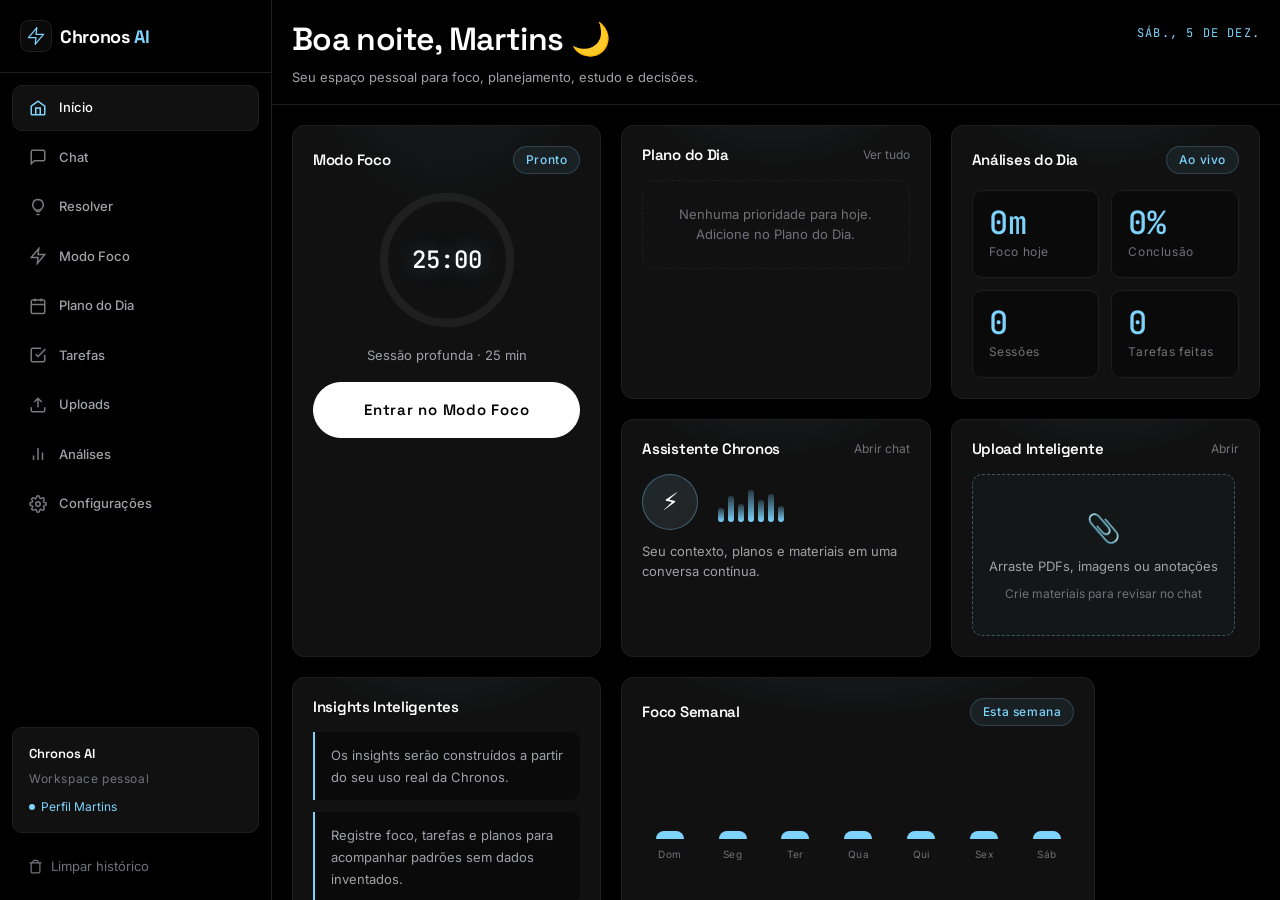
<file: index.html>
<!DOCTYPE html>
<html lang="pt-BR">
<head>
  <meta charset="UTF-8">
  <meta name="viewport" content="width=device-width, initial-scale=1.0, viewport-fit=cover">
  <meta name="description" content="Chronos AI — workspace pessoal de Martins para organização, estudo, foco e decisões.">
  <meta name="theme-color" content="#000000">
  <meta name="apple-mobile-web-app-capable" content="yes">
  <meta name="apple-mobile-web-app-status-bar-style" content="black-translucent">
  <meta name="apple-mobile-web-app-title" content="Chronos">
  <meta name="mobile-web-app-capable" content="yes">
  <meta name="robots" content="noindex, nofollow, noarchive">

  <title>Chronos AI — Workspace pessoal</title>
  <link rel="manifest" href="/manifest.json">
  <link rel="icon" href="/icons/chronos.svg" type="image/svg+xml">
  <link rel="apple-touch-icon" href="/icons/chronos-192.png">

  <!-- Fonts -->
  <link rel="preconnect" href="https://fonts.googleapis.com">
  <link rel="preconnect" href="https://fonts.gstatic.com" crossorigin>
  <link href="https://fonts.googleapis.com/css2?family=Inter:wght@300;400;500;600;700&family=JetBrains+Mono:wght@400;500&family=Space+Grotesk:wght@400;500;600;700&display=swap" rel="stylesheet">

  <!-- Styles -->
  <link rel="stylesheet" href="css/variables.css">
  <link rel="stylesheet" href="css/base.css">
  <link rel="stylesheet" href="css/animations.css">
  <link rel="stylesheet" href="css/layout.css">
  <link rel="stylesheet" href="css/chat.css">
  <link rel="stylesheet" href="css/components.css">
  <link rel="stylesheet" href="css/focus.css">
  <link rel="stylesheet" href="css/dashboard.css">
  <link rel="stylesheet" href="css/productivity.css">
  <link rel="stylesheet" href="css/theme-blueprint.css">

</head>
<body>
  <!-- ━━━ Ambient Background ━━━ -->
  <div class="ambient-bg" aria-hidden="true">
    <div class="orb orb-1"></div>
    <div class="orb orb-2"></div>
    <div class="orb orb-3"></div>
  </div>

  <!-- ━━━ Welcome Screen ━━━ -->
  <div class="welcome-screen hidden" id="welcomeScreen" style="display:none">
    <div class="welcome-content">
      <div class="welcome-logo">
        <!-- Animated ring -->
        <div class="logo-ring-container">
          <svg class="logo-ring" viewBox="0 0 100 100">
            <defs>
              <linearGradient id="logoGradient" x1="0%" y1="0%" x2="100%" y2="100%">
                <stop offset="0%" stop-color="#00f5ff" />
                <stop offset="50%" stop-color="#7c3cff" />
                <stop offset="100%" stop-color="#00f5ff" />
              </linearGradient>
            </defs>
            <circle cx="50" cy="50" r="46" />
          </svg>
          <!-- Center icon -->
          <div class="logo-icon-center">
            <svg viewBox="0 0 24 24" fill="none" stroke="currentColor" stroke-width="1.5" stroke-linecap="round" stroke-linejoin="round">
              <polygon points="13 2 3 14 12 14 11 22 21 10 12 10 13 2" />
            </svg>
          </div>
        </div>

        <h1 class="welcome-title">Chronos <span class="logo-ai">AI</span></h1>
        <div class="welcome-line" aria-hidden="true"></div>
        <p class="welcome-tagline">Sua rotina nunca mais vai ser a mesma.</p>
      </div>

      <button class="btn-start" id="btnStart">
        Começar
        <svg width="16" height="16" viewBox="0 0 24 24" fill="none" stroke="currentColor" stroke-width="2" stroke-linecap="round" stroke-linejoin="round">
          <line x1="5" y1="12" x2="19" y2="12"></line>
          <polyline points="12 5 19 12 12 19"></polyline>
        </svg>
      </button>
    </div>
  </div>

  <!-- ━━━ App Container ━━━ -->
<!-- ===== Onboarding Screen ===== -->
<div class="early-access-screen" id="earlyAccessScreen" style="display:none">
  <div class="early-access-card">

    <div class="early-access-logo">
      <span>Chronos <span class="logo-ai">AI</span></span>
    </div>

    <!-- Step 1 — Nome -->
    <div class="onboarding-step" id="onboardingStep1">
      <h1>Qual é o seu nome?</h1>
      <p>Vou usar para personalizar sua experiência.</p>
      <input type="text" id="earlyAccessName" placeholder="Seu nome" autocomplete="given-name" />
      <button id="onboardingNext1" type="button">Continuar →</button>
    </div>

    <!-- Step 2 — Curso -->
    <div class="onboarding-step hidden" id="onboardingStep2">
      <h1>O que você estuda?</h1>
      <p>Pode ser curso, escola, concurso — qualquer coisa.</p>
      <input type="text" id="onboardingCourse" placeholder="Ex: Medicina, ENEM, Direito..." />
      <button id="onboardingNext2" type="button">Continuar →</button>
    </div>

    <!-- Step 3 — Objetivo -->
    <div class="onboarding-step hidden" id="onboardingStep3">
      <h1>Qual é seu maior desafio agora?</h1>
      <p>Isso vai ajudar o Chronos a te entender melhor.</p>
      <div class="onboarding-options">
        <button class="onboarding-option" data-value="rotina">📅 Montar uma rotina</button>
        <button class="onboarding-option" data-value="foco">⚡ Manter o foco</button>
        <button class="onboarding-option" data-value="provas">📝 Me preparar para provas</button>
        <button class="onboarding-option" data-value="procrastinacao">😴 Parar de procrastinar</button>
      </div>
    </div>

    <!-- Progress dots -->
    <div class="onboarding-dots">
      <span class="onboarding-dot active" id="dot1"></span>
      <span class="onboarding-dot" id="dot2"></span>
      <span class="onboarding-dot" id="dot3"></span>
    </div>

  </div>
</div>
  
  
  <div class="app active" id="app" style="display:flex;">

    <!-- Premium Nav Sidebar -->
    <aside class="sidebar" id="sidebar">
      <div class="sidebar-header">
        <div class="logo-small">
          <div class="logo-small-icon">
            <svg viewBox="0 0 24 24" fill="none" stroke="currentColor" stroke-width="1.5" stroke-linecap="round" stroke-linejoin="round">
              <polygon points="13 2 3 14 12 14 11 22 21 10 12 10 13 2" />
            </svg>
          </div>
          <span class="logo-small-text">Chronos <span class="logo-ai">AI</span></span>
        </div>
      </div>

      <nav class="sidebar-nav" id="sidebarNav" aria-label="Navegação principal">
        <button type="button" class="nav-item active" data-view="home" aria-current="page">
          <svg viewBox="0 0 24 24" fill="none" stroke="currentColor" stroke-width="2"><path d="M3 9.5L12 3l9 6.5V20a1 1 0 01-1 1H4a1 1 0 01-1-1V9.5z"/><path d="M9 21V12h6v9"/></svg>
          Início
        </button>
        <button type="button" class="nav-item" data-view="chat">
          <svg viewBox="0 0 24 24" fill="none" stroke="currentColor" stroke-width="2"><path d="M21 15a2 2 0 01-2 2H7l-4 4V5a2 2 0 012-2h14a2 2 0 012 2z"/></svg>
          Chat
        </button>
        <button type="button" class="nav-item" data-view="solver">
          <svg viewBox="0 0 24 24" fill="none" stroke="currentColor" stroke-width="2"><path d="M9 18h6"/><path d="M10 22h4"/><path d="M12 2a7 7 0 00-4 12.74V16h8v-1.26A7 7 0 0012 2z"/></svg>
          Resolver
        </button>
        <button type="button" class="nav-item" data-view="focus">
          <svg viewBox="0 0 24 24" fill="none" stroke="currentColor" stroke-width="2"><polygon points="13 2 3 14 12 14 11 22 21 10 12 10 13 2"/></svg>
          Modo Foco
        </button>
        <button type="button" class="nav-item" data-view="plano">
          <svg viewBox="0 0 24 24" fill="none" stroke="currentColor" stroke-width="2"><rect x="3" y="4" width="18" height="18" rx="2"/><path d="M16 2v4M8 2v4M3 10h18"/></svg>
          Plano do Dia
        </button>
        <button type="button" class="nav-item" data-view="tarefas">
          <svg viewBox="0 0 24 24" fill="none" stroke="currentColor" stroke-width="2"><path d="M9 11l3 3L22 4"/><path d="M21 12v7a2 2 0 01-2 2H5a2 2 0 01-2-2V5a2 2 0 012-2h11"/></svg>
          Tarefas
        </button>
        <button type="button" class="nav-item" data-view="uploads">
          <svg viewBox="0 0 24 24" fill="none" stroke="currentColor" stroke-width="2"><path d="M21 15v4a2 2 0 01-2 2H5a2 2 0 01-2-2v-4"/><polyline points="17 8 12 3 7 8"/><line x1="12" y1="3" x2="12" y2="15"/></svg>
          Uploads
        </button>
        <button type="button" class="nav-item" data-view="analytics">
          <svg viewBox="0 0 24 24" fill="none" stroke="currentColor" stroke-width="2"><path d="M18 20V10M12 20V4M6 20v-6"/></svg>
          Análises
        </button>
        <button type="button" class="nav-item" data-view="settings">
          <svg viewBox="0 0 24 24" fill="none" stroke="currentColor" stroke-width="2"><circle cx="12" cy="12" r="3"/><path d="M19.4 15a1.65 1.65 0 00.33 1.82l.06.06a2 2 0 010 2.83 2 2 0 01-2.83 0l-.06-.06a1.65 1.65 0 00-1.82-.33 1.65 1.65 0 00-1 1.51V21a2 2 0 01-4 0v-.09A1.65 1.65 0 009 19.4a1.65 1.65 0 00-1.82.33l-.06.06a2 2 0 01-2.83 0 2 2 0 010-2.83l.06-.06A1.65 1.65 0 004.68 15a1.65 1.65 0 00-1.51-1H3a2 2 0 010-4h.09A1.65 1.65 0 004.6 9a1.65 1.65 0 00-.33-1.82l-.06-.06a2 2 0 010-2.83 2 2 0 012.83 0l.06.06A1.65 1.65 0 009 4.68a1.65 1.65 0 001-1.51V3a2 2 0 014 0v.09a1.65 1.65 0 001 1.51 1.65 1.65 0 001.82-.33l.06-.06a2 2 0 012.83 0 2 2 0 010 2.83l-.06.06a1.65 1.65 0 00-.33 1.82V9a1.65 1.65 0 001.51 1H21a2 2 0 012 2 2 2 0 01-2 2h-.09a1.65 1.65 0 00-1.51 1z"/></svg>
          Configurações
        </button>
      </nav>

      <div class="sidebar-chat-panel" id="sidebarChatPanel">
        <button class="btn-new-chat" id="btnNewChat" type="button">
          <svg viewBox="0 0 24 24" fill="none" stroke="currentColor" stroke-width="2" stroke-linecap="round" stroke-linejoin="round">
            <line x1="12" y1="5" x2="12" y2="19"></line>
            <line x1="5" y1="12" x2="19" y2="12"></line>
          </svg>
          <span>Nova conversa</span>
        </button>
        <div class="sidebar-chats" id="sidebarChats">
          <div class="sidebar-empty" id="sidebarEmpty">
            <span>Nenhuma conversa ainda</span>
          </div>
        </div>
      </div>

      <div class="sidebar-footer sidebar-footer--nav">
        <div class="sidebar-version-card">
          <strong>Chronos AI</strong>
          <span>Workspace pessoal</span>
          <div class="sidebar-version-status">
            <span class="status-dot"></span>
            Perfil Martins
          </div>
        </div>
        <button class="btn-clear-history" id="btnClearHistory" type="button">
          <svg viewBox="0 0 24 24" fill="none" stroke="currentColor" stroke-width="2" stroke-linecap="round" stroke-linejoin="round">
            <polyline points="3 6 5 6 21 6"></polyline>
            <path d="M19 6v14a2 2 0 01-2 2H7a2 2 0 01-2-2V6m3 0V4a2 2 0 012-2h4a2 2 0 012 2v2"></path>
          </svg>
          <span>Limpar histórico</span>
        </button>
      </div>
    </aside>

    <!-- Sidebar Overlay (mobile) -->
    <div class="sidebar-overlay" id="sidebarOverlay"></div>

    <!-- Workspace -->
    <main class="main" id="mainWorkspace">

      <!-- ━━━ Dashboard Home ━━━ -->
      <section class="app-view view-dashboard app-view--active" id="viewDashboard" aria-label="Painel principal">
        <div class="dash-particles" aria-hidden="true">
          <span class="dash-particle"></span>
          <span class="dash-particle"></span>
          <span class="dash-particle"></span>
          <span class="dash-particle"></span>
          <span class="dash-particle"></span>
        </div>

        <header class="dash-header">
          <button type="button" class="btn-icon btn-menu js-menu-toggle" aria-label="Abrir menu">
            <svg viewBox="0 0 24 24" fill="none" stroke="currentColor" stroke-width="2"><line x1="3" y1="6" x2="21" y2="6"/><line x1="3" y1="12" x2="21" y2="12"/><line x1="3" y1="18" x2="21" y2="18"/></svg>
          </button>
          <div class="dash-greeting">
            <h1>Boa noite, Martins</h1>
            <p>Seu espaço pessoal para foco, planejamento, estudo e decisões.</p>
          </div>
          <time class="dash-date" id="dashDate" datetime=""></time>
        </header>

        <div class="dash-body">
          <div class="dash-grid">

            <article class="dash-card dash-card--focus">
              <div class="dash-card-head">
                <h3 class="dash-card-title">Modo Foco</h3>
                <span class="dash-card-badge" id="dashFocusBadge">Pronto</span>
              </div>
              <div class="dash-focus-ring" aria-hidden="true">
                <svg viewBox="0 0 100 100">
                  <defs>
                    <linearGradient id="dashRingGradient" x1="0%" y1="0%" x2="100%" y2="100%">
                      <stop offset="0%" stop-color="#00f5ff" />
                      <stop offset="100%" stop-color="#7c3cff" />
                    </linearGradient>
                  </defs>
                  <circle class="dash-focus-ring-bg" cx="50" cy="50" r="45" />
                  <circle class="dash-focus-ring-progress" cx="50" cy="50" r="45" />
                </svg>
                <span class="dash-focus-time" id="dashFocusTime">25:00</span>
              </div>
              <p class="dash-focus-meta" id="dashFocusMeta">Sessão profunda · 25 min</p>
              <button type="button" class="btn-start" style="width:100%;margin-top:var(--space-4)" data-action="open-focus">Entrar no Modo Foco</button>
            </article>

            <article class="dash-card dash-card--plan">
              <div class="dash-card-head">
                <h3 class="dash-card-title">Plano do Dia</h3>
                <button type="button" class="dash-card-action" data-view-link="plano">Ver tudo</button>
              </div>
              <ul class="dash-task-list" id="dashPlanList"></ul>
              <p class="dash-plan-empty hidden" id="dashPlanEmpty">Nenhuma prioridade para hoje. Adicione no Plano do Dia.</p>
            </article>

            <article class="dash-card dash-card--stats">
              <div class="dash-card-head">
                <h3 class="dash-card-title">Análises do Dia</h3>
                <span class="dash-card-badge">Ao vivo</span>
              </div>
              <div class="dash-stats">
                <div class="dash-stat"><div class="dash-stat-value" id="dashStatFocusToday">0m</div><div class="dash-stat-label">Foco hoje</div></div>
                <div class="dash-stat"><div class="dash-stat-value" id="dashStatProductivity">0%</div><div class="dash-stat-label">Conclusão</div></div>
                <div class="dash-stat"><div class="dash-stat-value" id="dashStatSessions">0</div><div class="dash-stat-label">Sessões</div></div>
                <div class="dash-stat"><div class="dash-stat-value" id="dashStatTasksDone">0</div><div class="dash-stat-label">Tarefas feitas</div></div>
              </div>
            </article>

            <article class="dash-card dash-card--assistant">
              <div class="dash-card-head">
                <h3 class="dash-card-title">Assistente Chronos</h3>
                <button type="button" class="dash-card-action" data-action="go-chat">Abrir chat</button>
              </div>
              <div class="dash-assistant">
                <div class="dash-avatar" aria-hidden="true">⚡</div>
                <div class="dash-waveform" aria-hidden="true">
                  <span></span><span></span><span></span><span></span><span></span><span></span><span></span>
                </div>
              </div>
              <p class="dash-assistant-copy">Seu contexto, planos e materiais em uma conversa contínua.</p>
            </article>

            <article class="dash-card dash-card--upload">
              <div class="dash-card-head">
                <h3 class="dash-card-title">Upload Inteligente</h3>
                <button type="button" class="dash-card-action" data-view-link="uploads">Abrir</button>
              </div>
              <button type="button" class="dash-dropzone" data-view-link="uploads">
                <div class="dash-dropzone-icon">📎</div>
                <p>Arraste PDFs, imagens ou anotações</p>
                <small>Crie materiais para revisar no chat</small>
              </button>
            </article>

            <article class="dash-card dash-card--insights">
              <div class="dash-card-head">
                <h3 class="dash-card-title">Insights Inteligentes</h3>
              </div>
              <div class="dash-insight-list">
                <p class="dash-insight">Os insights serão construídos a partir do seu uso real da Chronos.</p>
                <p class="dash-insight">Registre foco, tarefas e planos para acompanhar padrões sem dados inventados.</p>
              </div>
            </article>

            <article class="dash-card dash-card--chart">
              <div class="dash-card-head">
                <h3 class="dash-card-title">Foco Semanal</h3>
                <span class="dash-card-badge" id="chartBadge">Esta semana</span>
              </div>
              <div class="dash-chart-bars" aria-label="Gráfico de foco semanal"></div>
            </article>

            <article class="dash-card dash-card--calendar">
              <div class="dash-card-head">
                <h3 class="dash-card-title">Calendário Inteligente</h3>
                <button type="button" class="dash-card-action" data-view-link="analytics">Ver análise</button>
              </div>
              <div class="dash-calendar" aria-hidden="true">
                <span class="dash-cal-day head">D</span><span class="dash-cal-day head">S</span><span class="dash-cal-day head">T</span><span class="dash-cal-day head">Q</span><span class="dash-cal-day head">Q</span><span class="dash-cal-day head">S</span><span class="dash-cal-day head">S</span>
                <span class="dash-cal-day"></span><span class="dash-cal-day"></span><span class="dash-cal-day"></span><span class="dash-cal-day"></span><span class="dash-cal-day">1</span><span class="dash-cal-day">2</span><span class="dash-cal-day">3</span>
                <span class="dash-cal-day">4</span><span class="dash-cal-day">5</span><span class="dash-cal-day">6</span><span class="dash-cal-day">7</span><span class="dash-cal-day">8</span><span class="dash-cal-day">9</span><span class="dash-cal-day">10</span>
                <span class="dash-cal-day">11</span><span class="dash-cal-day">12</span><span class="dash-cal-day">13</span><span class="dash-cal-day">14</span><span class="dash-cal-day">15</span><span class="dash-cal-day">16</span><span class="dash-cal-day">17</span>
                <span class="dash-cal-day">18</span><span class="dash-cal-day">19</span><span class="dash-cal-day">20</span><span class="dash-cal-day">21</span><span class="dash-cal-day">22</span><span class="dash-cal-day">23</span><span class="dash-cal-day">24</span>
                <span class="dash-cal-day today has-event">25</span><span class="dash-cal-day has-event">26</span><span class="dash-cal-day">27</span><span class="dash-cal-day">28</span><span class="dash-cal-day">29</span><span class="dash-cal-day">30</span><span class="dash-cal-day">31</span>
              </div>
            </article>

          </div>
        </div>
      </section>

      <!-- ━━━ Uploads / Materiais ━━━ -->
      <section class="app-view view-materials" id="viewUploads" aria-label="Materiais">
        <header class="prod-page-header">
          <button type="button" class="btn-icon btn-menu js-menu-toggle" aria-label="Abrir menu">
            <svg viewBox="0 0 24 24" fill="none" stroke="currentColor" stroke-width="2"><line x1="3" y1="6" x2="21" y2="6"/><line x1="3" y1="12" x2="21" y2="12"/><line x1="3" y1="18" x2="21" y2="18"/></svg>
          </button>
          <div class="prod-page-heading">
            <h1>Materiais</h1>
            <p>PDFs, imagens e anotações para transformar em estudo.</p>
          </div>
          <span class="prod-page-meta" id="uploadsCount">—</span>
        </header>
        <div class="materials-body">
          <label class="material-dropzone" for="materialInput">
            <input id="materialInput" type="file" accept="application/pdf,image/*,.txt,.md" multiple>
            <span class="material-dropzone-icon">↥</span>
            <strong>Adicionar material</strong>
            <small>PDF, imagem, TXT ou Markdown. Nesta fase, o arquivo fica no seu navegador.</small>
          </label>
          <div class="materials-grid" id="materialsList"></div>
          <div class="prod-empty hidden" id="materialsEmpty">
            <div class="prod-empty-icon">📎</div>
            <h3>Nenhum material ainda</h3>
            <p>Envie seu primeiro arquivo para criar contexto de estudo no Chronos.</p>
          </div>
        </div>
      </section>

      <!-- ━━━ Análises ━━━ -->
      <section class="app-view view-analytics" id="viewAnalytics" aria-label="Análises de desempenho">
        <header class="prod-page-header">
          <button type="button" class="btn-icon btn-menu js-menu-toggle" aria-label="Abrir menu">
            <svg viewBox="0 0 24 24" fill="none" stroke="currentColor" stroke-width="2"><line x1="3" y1="6" x2="21" y2="6"/><line x1="3" y1="12" x2="21" y2="12"/><line x1="3" y1="18" x2="21" y2="18"/></svg>
          </button>
          <div class="prod-page-heading">
            <h1>Desempenho</h1>
            <p>Foco, tarefas e consistência com dados reais do navegador.</p>
          </div>
          <span class="prod-page-meta" id="analyticsMeta">Semana atual</span>
        </header>
        <div class="analytics-body">
          <section class="analytics-hero">
            <div>
              <span class="analytics-kicker">Resumo semanal</span>
              <h2 id="analyticsFocusTotal">0m</h2>
              <p id="analyticsFocusCopy">Complete uma sessão de foco para iniciar seu histórico.</p>
            </div>
            <div class="analytics-score">
              <span id="analyticsCompletion">0%</span>
              <small>plano concluído hoje</small>
            </div>
          </section>
          <div class="analytics-grid">
            <article class="analytics-panel">
              <div class="dash-card-head">
                <h3 class="dash-card-title">Foco semanal</h3>
                <span class="dash-card-badge" id="analyticsBestDay">—</span>
              </div>
              <div class="analytics-bars" id="analyticsBars"></div>
            </article>
            <article class="analytics-panel">
              <div class="dash-card-head">
                <h3 class="dash-card-title">Sinais do dia</h3>
              </div>
              <div class="analytics-signals" id="analyticsSignals"></div>
            </article>
          </div>
        </div>
      </section>

      <!-- ━━━ Chat View (unchanged flow) ━━━ -->
      <section class="app-view view-solver" id="viewSolver" aria-label="Resolvedor escolar">
        <header class="prod-page-header">
          <button type="button" class="btn-icon btn-menu js-menu-toggle" aria-label="Abrir menu">
            <svg viewBox="0 0 24 24" fill="none" stroke="currentColor" stroke-width="2"><line x1="3" y1="6" x2="21" y2="6"/><line x1="3" y1="12" x2="21" y2="12"/><line x1="3" y1="18" x2="21" y2="18"/></svg>
          </button>
          <div class="prod-page-heading">
            <h1>Resolver</h1>
            <p>Questões escolares, cálculos e explicações com passo a passo e fontes.</p>
          </div>
          <span class="prod-page-meta" id="solverMeta">Com fontes</span>
        </header>

        <div class="solver-body">
          <form class="solver-form" id="solverForm">
            <div class="solver-field">
              <label for="solverQuestion">Problema ou conteúdo</label>
              <textarea id="solverQuestion" rows="6" placeholder="Cole uma questão, cálculo, tema ou dúvida. Ex: resolva 2x + 5 = 17 passo a passo, ou explique fotossíntese com questões." required></textarea>
            </div>
            <div class="solver-row">
              <div class="solver-field">
                <label for="solverSubject">Matéria</label>
                <select id="solverSubject">
                  <option value="">Detectar automaticamente</option>
                  <option value="Matemática">Matemática</option>
                  <option value="Física">Física</option>
                  <option value="Química">Química</option>
                  <option value="Biologia">Biologia</option>
                  <option value="História">História</option>
                  <option value="Geografia">Geografia</option>
                  <option value="Português">Português</option>
                  <option value="Inglês">Inglês</option>
                </select>
              </div>
              <div class="solver-field">
                <label for="solverLevel">Nível</label>
                <select id="solverLevel">
                  <option value="Ensino fundamental">Ensino fundamental</option>
                  <option value="Ensino médio" selected>Ensino médio</option>
                  <option value="ENEM e vestibular">ENEM e vestibular</option>
                  <option value="Avançado">Avançado</option>
                </select>
              </div>
            </div>
            <button class="solver-submit" id="solverSubmit" type="submit">Resolver agora</button>
          </form>

          <div class="solver-state hidden" id="solverLoading">
            <span class="solver-loader"></span>
            <strong>Buscando fontes e resolvendo...</strong>
          </div>

          <div class="solver-result hidden" id="solverResult"></div>
        </div>
      </section>

      <section class="app-view view-chat" id="viewChat" aria-label="Chat Chronos">

      <header class="chat-header">
        <button type="button" class="btn-icon btn-menu js-menu-toggle" id="btnMenu" aria-label="Abrir menu">
          <svg viewBox="0 0 24 24" fill="none" stroke="currentColor" stroke-width="2" stroke-linecap="round" stroke-linejoin="round">
            <line x1="3" y1="6" x2="21" y2="6"></line>
            <line x1="3" y1="12" x2="21" y2="12"></line>
            <line x1="3" y1="18" x2="21" y2="18"></line>
          </svg>
        </button>

        <div class="chat-header-info">
          <h2 class="chat-header-title">
            Chronos <span class="logo-ai">AI</span>
          </h2>
          <div class="status-indicator">
            <div class="status-dot"></div>
            <span>Online</span>
          </div>
        </div>

        <div class="chat-header-actions">
          <button class="btn-focus" id="btnFocus" type="button" aria-label="Abrir Modo Foco">
            <span>Modo Foco</span> ⚡
          </button>
        </div>
      </header>

      <!-- Messages Area -->
      <div class="chat-messages" id="chatMessages">
        <div class="chat-messages-inner" id="chatMessagesInner">
          <!-- Empty State -->
          <div class="empty-state" id="emptyState">
            <div class="empty-icon">⚡</div>
            <h3>E aí. Eu sou o Chronos.</h3>
            <p>Me conta como sua rotina funciona — o que estuda, quando tem tempo, o que pesa mais. Eu organizo o resto.</p>
            <div class="quick-actions" id="quickActions">
              <button class="chip" data-prompt="Quero montar uma rotina de estudos que funcione de verdade">📚 Montar minha rotina</button>
              <button class="chip" data-prompt="Tenho provas chegando e preciso me organizar rápido">📝 Provas chegando</button>
              <button class="chip" data-prompt="Tô procrastinando demais e preciso de ajuda pra focar">⚡ Tô procrastinando</button>
              <button class="chip" data-prompt="Trabalho e estudo ao mesmo tempo, minha rotina tá caótica">😴 Trabalho e estudo</button>
              <button class="chip" data-view="solver">Resolver questão</button>
              <button class="chip" data-view="uploads">Analisar material</button>
              <button class="chip" data-prompt="Briefing do dia">Briefing do dia</button>
            </div>
          </div>
        </div>
      </div>

      <!-- Input Area -->
      <div class="chat-input-area">
        <div class="input-wrapper">
          <div class="material-context" id="materialContext">
            <div class="material-context-row">
              <button class="material-context-trigger" id="btnMaterialContext" type="button">
                <span>Materiais</span>
                <strong id="materialContextCount">0</strong>
              </button>
              <div class="material-context-chips" id="materialContextChips"></div>
            </div>
            <div class="material-context-menu hidden" id="materialContextMenu">
              <div class="material-context-menu-head">
                <strong>Usar como contexto</strong>
                <button type="button" id="btnMaterialContextClear">Limpar</button>
              </div>
              <div class="material-context-list" id="materialContextList"></div>
              <p class="material-context-empty hidden" id="materialContextEmpty">
                Nenhum material analisado ainda.
              </p>
            </div>
          </div>
          <div class="input-container" id="inputContainer">
            <textarea
              id="messageInput"
              placeholder="Me conta o que tá rolando..."
              rows="1"
              aria-label="Mensagem"
            ></textarea>
            <button class="btn-voice" id="btnVoice" type="button" aria-label="Falar com a Chronos" title="Falar com a Chronos">
              <svg viewBox="0 0 24 24" fill="none" stroke="currentColor" stroke-width="2" stroke-linecap="round" stroke-linejoin="round">
                <rect x="9" y="2" width="6" height="12" rx="3"></rect>
                <path d="M5 10a7 7 0 0014 0M12 17v5M8 22h8"></path>
              </svg>
            </button>
            <button class="btn-send" id="btnSend" aria-label="Enviar mensagem">
              <svg viewBox="0 0 24 24" fill="none" stroke="currentColor" stroke-width="2" stroke-linecap="round" stroke-linejoin="round">
                <line x1="22" y1="2" x2="11" y2="13"></line>
                <polygon points="22 2 15 22 11 13 2 9 22 2"></polygon>
              </svg>
            </button>
          </div>
          <p class="input-hint">Chronos AI pode cometer erros. Verifique informações importantes.</p>
        </div>
      </div>

      </section>

      <!-- ━━━ Plano do Dia ━━━ -->
      <section class="app-view view-productivity" id="viewPlano" aria-label="Plano do Dia">
        <header class="prod-page-header">
          <button type="button" class="btn-icon btn-menu js-menu-toggle" aria-label="Abrir menu">
            <svg viewBox="0 0 24 24" fill="none" stroke="currentColor" stroke-width="2"><line x1="3" y1="6" x2="21" y2="6"/><line x1="3" y1="12" x2="21" y2="12"/><line x1="3" y1="18" x2="21" y2="18"/></svg>
          </button>
          <div class="prod-page-heading">
            <h1>Plano do Dia</h1>
            <p id="planDateLabel">Suas prioridades de hoje</p>
          </div>
          <span class="prod-page-meta" id="planCount">—</span>
        </header>
        <div class="prod-body">
          <div class="prod-form-card">
            <h2>Nova prioridade</h2>
            <form class="prod-form" id="planForm">
              <div class="prod-field">
                <label for="planTitle">Título</label>
                <input type="text" id="planTitle" name="title" placeholder="Ex: Revisar capítulo 4 de Física" required maxlength="120" />
              </div>
              <div class="prod-form-row">
                <div class="prod-field">
                  <label for="planMinutes">Tempo estimado</label>
                  <input type="number" id="planMinutes" name="minutes" value="30" min="5" max="480" step="5" />
                </div>
                <div class="prod-field">
                  <label for="planDifficulty">Dificuldade</label>
                  <select id="planDifficulty" name="difficulty">
                    <option value="low">Baixa</option>
                    <option value="medium" selected>Média</option>
                    <option value="high">Alta</option>
                  </select>
                </div>
              </div>
              <div class="prod-field">
                <label for="planCategory">Categoria</label>
                <select id="planCategory" name="category">
                  <option value="study">Estudo</option>
                  <option value="work">Trabalho</option>
                  <option value="personal">Pessoal</option>
                </select>
              </div>
              <button type="submit" class="prod-submit">Adicionar ao plano</button>
            </form>
          </div>
          <ul class="prod-list" id="planList"></ul>
          <div class="prod-empty hidden" id="planEmpty">
            <div class="prod-empty-icon">📋</div>
            <h3>Seu plano está vazio</h3>
            <p>Defina as prioridades de hoje para manter o ritmo acadêmico.</p>
          </div>
        </div>
      </section>

      <!-- ━━━ Tarefas ━━━ -->
      <section class="app-view view-productivity" id="viewTarefas" aria-label="Tarefas">
        <header class="prod-page-header">
          <button type="button" class="btn-icon btn-menu js-menu-toggle" aria-label="Abrir menu">
            <svg viewBox="0 0 24 24" fill="none" stroke="currentColor" stroke-width="2"><line x1="3" y1="6" x2="21" y2="6"/><line x1="3" y1="12" x2="21" y2="12"/><line x1="3" y1="18" x2="21" y2="18"/></svg>
          </button>
          <div class="prod-page-heading">
            <h1>Tarefas</h1>
            <p>Organize e conclua no seu ritmo</p>
          </div>
          <span class="prod-page-meta" id="tasksCount">—</span>
        </header>
        <div class="prod-body">
          <div class="prod-form-card">
            <h2>Nova tarefa</h2>
            <form class="prod-form" id="tasksForm">
              <div class="prod-field">
                <label for="taskTitle">Título</label>
                <input type="text" id="taskTitle" name="title" placeholder="Ex: Entregar trabalho de história" required maxlength="120" />
              </div>
              <button type="submit" class="prod-submit">Adicionar tarefa</button>
            </form>
          </div>
          <div class="prod-filters">
            <button type="button" class="prod-filter active" data-tasks-filter="all">Todas</button>
            <button type="button" class="prod-filter" data-tasks-filter="active">Pendentes</button>
            <button type="button" class="prod-filter" data-tasks-filter="done">Concluídas</button>
          </div>
          <ul class="prod-list" id="tasksList"></ul>
          <div class="prod-empty hidden" id="tasksEmpty">
            <div class="prod-empty-icon">✓</div>
            <h3>Nenhuma tarefa aqui</h3>
            <p>Crie tarefas para acompanhar tudo que precisa fazer.</p>
          </div>
        </div>
      </section>

      <!-- ━━━ Placeholder modules ━━━ -->
      <section class="app-view view-placeholder" id="viewPlaceholder" aria-label="Módulo em desenvolvimento">
        <button type="button" class="btn-icon btn-menu js-menu-toggle" style="position:absolute;top:var(--space-4);left:var(--space-4);z-index:2" aria-label="Abrir menu">
          <svg viewBox="0 0 24 24" fill="none" stroke="currentColor" stroke-width="2"><line x1="3" y1="6" x2="21" y2="6"/><line x1="3" y1="12" x2="21" y2="12"/><line x1="3" y1="18" x2="21" y2="18"/></svg>
        </button>
        <div class="placeholder-panel">
          <div class="placeholder-icon">⚡</div>
          <h2 id="placeholderTitle">Em breve</h2>
          <p id="placeholderSubtitle">Este módulo será liberado em uma próxima fase.</p>
        </div>
      </section>

      <section class="app-view view-settings" id="viewSettings" aria-label="Configurações e memória">
        <header class="prod-page-header">
          <button type="button" class="btn-icon btn-menu js-menu-toggle" aria-label="Abrir menu">
            <svg viewBox="0 0 24 24" fill="none" stroke="currentColor" stroke-width="2"><line x1="3" y1="6" x2="21" y2="6"/><line x1="3" y1="12" x2="21" y2="12"/><line x1="3" y1="18" x2="21" y2="18"/></svg>
          </button>
          <div class="prod-page-heading">
            <h1>Memória</h1>
            <p>Controle o que a Chronos lembra entre conversas.</p>
          </div>
          <span class="prod-page-meta" id="memoryUpdatedAt">—</span>
        </header>
        <div class="settings-body">
          <form class="memory-form" id="memoryForm">
            <div class="settings-grid">
              <label class="memory-field"><span>Nome</span><input id="memoryName" type="text" placeholder="Seu nome"></label>
              <label class="memory-field"><span>Curso ou foco</span><input id="memoryCourse" type="text" placeholder="Ex: ENEM, Medicina, Direito"></label>
            </div>
            <label class="memory-field"><span>Objetivos</span><textarea id="memoryGoals" rows="4" placeholder="Um objetivo por linha"></textarea></label>
            <label class="memory-field"><span>Rotina e disponibilidade</span><textarea id="memoryRoutine" rows="4" placeholder="Horários, trabalho, aulas, energia do dia"></textarea></label>
            <label class="memory-field"><span>Matérias e dificuldades</span><textarea id="memorySubjects" rows="4" placeholder="Matérias fortes/fracas, temas difíceis"></textarea></label>
            <label class="memory-field"><span>Provas futuras</span><textarea id="memoryExams" rows="4" placeholder="Datas de prova, simulados, vestibulares"></textarea></label>
            <label class="memory-field"><span>Preferências</span><textarea id="memoryPreferences" rows="4" placeholder="Como você prefere estudar, revisar e receber respostas"></textarea></label>
            <label class="memory-field"><span>Notas recentes</span><textarea id="memoryNotes" rows="5" placeholder="Resumo de fatos importantes entre conversas"></textarea></label>
            <section class="voice-settings" aria-labelledby="voiceSettingsTitle">
              <div>
                <strong id="voiceSettingsTitle">Assistente por voz</strong>
                <p>Use o microfone no chat. Com ElevenLabs configurado, as respostas usam a voz Adam.</p>
              </div>
              <label class="voice-toggle">
                <input id="voiceSpeakResponses" type="checkbox">
                <span>Ler respostas em voz alta</span>
              </label>
              <button class="memory-clear" id="voiceTest" type="button">Testar voz</button>
            </section>
            <section class="reminder-settings" aria-labelledby="reminderSettingsTitle">
              <div class="reminder-settings-head">
                <div>
                  <strong id="reminderSettingsTitle">Lembretes e briefing</strong>
                  <p>Receba avisos pessoais e um resumo diário ao abrir a Chronos.</p>
                </div>
                <button class="memory-clear" id="notificationPermission" type="button">Ativar notificações</button>
              </div>
              <div class="reminder-create">
                <label class="memory-field"><span>Lembrete</span><input id="reminderTitle" type="text" placeholder="Ex: revisar documentos"></label>
                <label class="memory-field"><span>Data e hora</span><input id="reminderDueAt" type="datetime-local"></label>
                <button class="solver-submit" id="reminderAdd" type="button">Adicionar</button>
              </div>
              <div class="briefing-controls">
                <label class="voice-toggle"><input id="dailyBriefingEnabled" type="checkbox"><span>Briefing diário</span></label>
                <label class="memory-field briefing-time"><span>Horário</span><input id="dailyBriefingTime" type="time" value="08:00"></label>
              </div>
              <div class="reminder-list" id="reminderList"></div>
              <p class="reminder-empty" id="reminderEmpty">Nenhum lembrete pendente.</p>
            </section>
            <div class="memory-actions">
              <button class="solver-submit" type="submit">Salvar memória</button>
              <button class="memory-clear" id="personalDataExport" type="button">Exportar backup</button>
              <button class="memory-clear" id="personalDataImport" type="button">Restaurar backup</button>
              <input id="personalDataFile" type="file" accept="application/json,.json" hidden>
              <button class="memory-clear" id="pwaInstall" type="button" hidden>Instalar Chronos</button>
              <button class="memory-clear" id="privateLogout" type="button">Sair da Chronos</button>
              <button class="memory-clear" id="memoryClear" type="button">Limpar memória</button>
            </div>
          </form>
        </div>
      </section>
    </main>
    <!-- ━━━ Bottom Navigation (mobile) ━━━ -->
<nav class="bottom-nav" id="bottomNav" aria-label="Navegação mobile">
  <button class="bottom-nav-item active" data-view="home" type="button" aria-label="Início">
    <svg viewBox="0 0 24 24" fill="none" stroke="currentColor" stroke-width="2"><path d="M3 9.5L12 3l9 6.5V20a1 1 0 01-1 1H4a1 1 0 01-1-1V9.5z"/><path d="M9 21V12h6v9"/></svg>
    Início
  </button>
  <button class="bottom-nav-item" data-view="chat" type="button" aria-label="Chat">
    <svg viewBox="0 0 24 24" fill="none" stroke="currentColor" stroke-width="2"><path d="M21 15a2 2 0 01-2 2H7l-4 4V5a2 2 0 012-2h14a2 2 0 012 2z"/></svg>
    Chat
  </button>
  <button class="bottom-nav-item bottom-nav-item--primary" data-view="uploads" type="button" aria-label="Materiais">
    <svg viewBox="0 0 24 24" fill="none" stroke="currentColor" stroke-width="2"><path d="M21 15v4a2 2 0 01-2 2H5a2 2 0 01-2-2v-4"/><polyline points="17 8 12 3 7 8"/><line x1="12" y1="3" x2="12" y2="15"/></svg>
    Materiais
  </button>
  <button class="bottom-nav-item" data-view="focus" type="button" aria-label="Modo Foco">
    <svg viewBox="0 0 24 24" fill="none" stroke="currentColor" stroke-width="2"><polygon points="13 2 3 14 12 14 11 22 21 10 12 10 13 2"/></svg>
    Foco
  </button>
  <button class="bottom-nav-item" data-view="tarefas" type="button" aria-label="Tarefas">
    <svg viewBox="0 0 24 24" fill="none" stroke="currentColor" stroke-width="2"><path d="M9 11l3 3L22 4"/><path d="M21 12v7a2 2 0 01-2 2H5a2 2 0 01-2-2V5a2 2 0 012-2h11"/></svg>
    Tarefas
  </button>
</nav>
  </div>

  <!-- ━━━ Focus Mode ━━━ -->
  <div class="focus-overlay" id="focusOverlay" aria-hidden="true">
    <div class="focus-glow focus-glow--top" aria-hidden="true"></div>
    <div class="focus-glow focus-glow--bottom" aria-hidden="true"></div>
    <div class="focus-glow focus-glow--center" aria-hidden="true"></div>

    <div class="focus-particles" aria-hidden="true">
      <span class="focus-particle"></span>
      <span class="focus-particle"></span>
      <span class="focus-particle"></span>
      <span class="focus-particle"></span>
      <span class="focus-particle"></span>
      <span class="focus-particle"></span>
      <span class="focus-particle"></span>
      <span class="focus-particle"></span>
      <span class="focus-particle"></span>
      <span class="focus-particle"></span>
      <span class="focus-particle"></span>
      <span class="focus-particle"></span>
    </div>

    <button class="btn-icon focus-close" id="btnFocusClose" type="button" aria-label="Fechar Modo Foco">
      <svg viewBox="0 0 24 24" fill="none" stroke="currentColor" stroke-width="2" stroke-linecap="round" stroke-linejoin="round">
        <line x1="18" y1="6" x2="6" y2="18"></line>
        <line x1="6" y1="6" x2="18" y2="18"></line>
      </svg>
    </button>

    <div class="focus-panel" role="dialog" aria-labelledby="focusTitle" aria-modal="true">
      <h2 class="focus-title" id="focusTitle">Modo Foco Ativado</h2>
      <p class="focus-subtitle">Seu futuro está sendo construído agora.</p>
      <div class="focus-timer" id="focusTimer" aria-live="polite" aria-label="Tempo restante">25:00</div>
      <span class="focus-timer-label" id="focusTimerLabel">Pronto para começar</span>

      <div class="focus-controls">
        <button type="button" class="focus-btn focus-btn--primary" id="btnFocusPrimary" data-action="start">Iniciar</button>
        <button type="button" class="focus-btn focus-btn--ghost" id="btnFocusReset">Reiniciar</button>
        <button type="button" class="focus-btn focus-btn--ghost" id="btnFocusFinish">Finalizar</button>
      </div>
    </div>
  </div>


  <!-- ━━━ Toast ━━━ -->
  <div class="toast" id="toast"></div>

  <!-- ━━━ Scripts ━━━ -->
  <script type="module" src="js/app.js"></script>
</body>
</html>
</file>
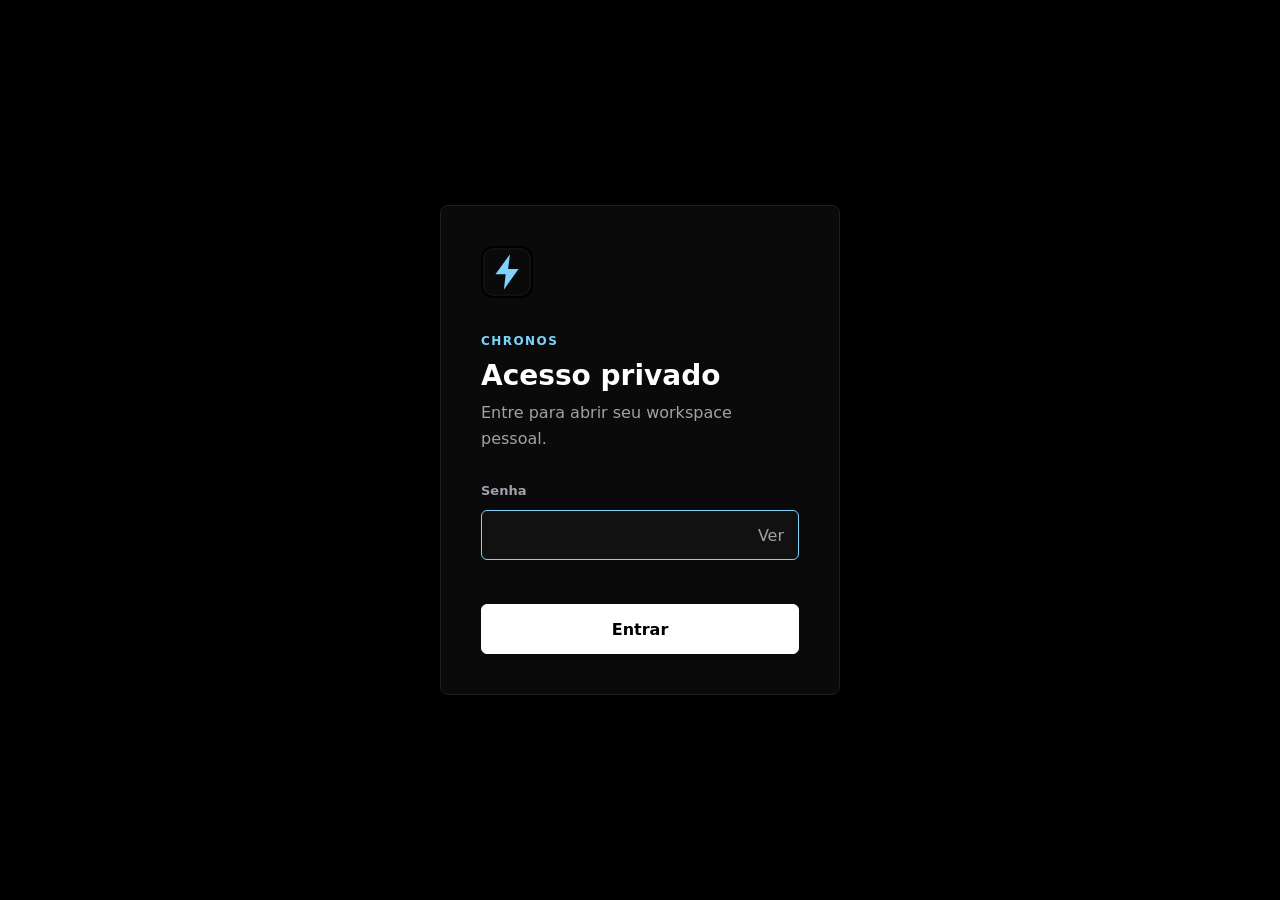
<file: login.html>
<!DOCTYPE html>
<html lang="pt-BR">
<head>
  <meta charset="UTF-8">
  <meta name="viewport" content="width=device-width, initial-scale=1, viewport-fit=cover">
  <meta name="theme-color" content="#000000">
  <meta name="robots" content="noindex, nofollow, noarchive">
  <title>Chronos — Acesso privado</title>
  <link rel="manifest" href="/manifest.json">
  <link rel="icon" href="/icons/chronos.svg" type="image/svg+xml">
  <link rel="apple-touch-icon" href="/icons/chronos-192.png">
  <link rel="stylesheet" href="/css/login.css">
</head>
<body>
  <main class="login-shell">
    <section class="login-panel" aria-labelledby="loginTitle">
      <img class="login-logo" src="/icons/chronos.svg" alt="">
      <div class="login-heading">
        <span>CHRONOS</span>
        <h1 id="loginTitle">Acesso privado</h1>
        <p>Entre para abrir seu workspace pessoal.</p>
      </div>

      <form id="loginForm" class="login-form">
        <label for="password">Senha</label>
        <div class="password-field">
          <input id="password" name="password" type="password" autocomplete="current-password" required autofocus>
          <button id="togglePassword" type="button" aria-label="Mostrar senha" title="Mostrar senha">Ver</button>
        </div>
        <p class="login-error" id="loginError" role="alert" aria-live="polite"></p>
        <button class="login-submit" id="loginSubmit" type="submit">Entrar</button>
      </form>
    </section>
  </main>

  <script>
    const form = document.getElementById('loginForm');
    const password = document.getElementById('password');
    const submit = document.getElementById('loginSubmit');
    const error = document.getElementById('loginError');
    const toggle = document.getElementById('togglePassword');

    toggle.addEventListener('click', () => {
      const visible = password.type === 'text';
      password.type = visible ? 'password' : 'text';
      toggle.textContent = visible ? 'Ver' : 'Ocultar';
      toggle.setAttribute('aria-label', visible ? 'Mostrar senha' : 'Ocultar senha');
    });

    form.addEventListener('submit', async (event) => {
      event.preventDefault();
      error.textContent = '';
      submit.disabled = true;
      submit.textContent = 'Entrando...';

      try {
        const response = await fetch('/api/auth', {
          method: 'POST',
          headers: { 'Content-Type': 'application/json' },
          body: JSON.stringify({ password: password.value }),
        });
        const payload = await response.json().catch(() => ({}));
        if (!response.ok) throw new Error(payload.error || 'Nao foi possivel entrar.');
        window.location.replace('/');
      } catch (failure) {
        error.textContent = failure.message;
        password.select();
      } finally {
        submit.disabled = false;
        submit.textContent = 'Entrar';
      }
    });

    if ('serviceWorker' in navigator) {
      navigator.serviceWorker.register('/sw.js').catch(() => {});
    }
  </script>
</body>
</html>
</file>
<file: css/variables.css>
/* ━━━━━━━━━━━━━━━━━━━━━━━━━━━━━━━━━━━━━━━━━
   CHRONOS AI — Design Tokens
   Premium Dark Futuristic Theme
   ━━━━━━━━━━━━━━━━━━━━━━━━━━━━━━━━━━━━━━━━━ */

:root {
  /* ━━━ Colors ━━━ */
  --color-bg:               #0a0a0f;
  --color-surface:          #12121a;
  --color-surface-elevated: #1a1a2e;
  --color-surface-hover:    #22223a;

  --color-border:           rgba(255, 255, 255, 0.08);
  --color-border-light:     rgba(255, 255, 255, 0.12);
  --color-border-focus:     rgba(0, 245, 255, 0.35);

  --color-text-primary:     #e9f1ff;
  --color-text-secondary:   #8a8a9a;
  --color-text-muted:       #555566;

  /* Accent — Electric Cyan */
  --color-primary:          #00f5ff;
  --color-primary-rgb:      0, 245, 255;
  --color-primary-dim:      rgba(0, 245, 255, 0.15);
  --color-primary-subtle:   rgba(0, 245, 255, 0.08);

  /* Accent — Cyber Violet */
  --color-secondary:        #7c3cff;
  --color-secondary-rgb:    124, 60, 255;
  --color-secondary-dim:    rgba(124, 60, 255, 0.15);

  /* Semantic */
  --color-success:          #00c896;
  --color-success-rgb:      0, 200, 150;
  --color-warning:          #ffb800;
  --color-error:            #ff2e63;
  --color-error-rgb:        255, 46, 99;

  /* ━━━ Typography ━━━ */
  --font-display:  'Space Grotesk', system-ui, sans-serif;
  --font-body:     'Inter', system-ui, sans-serif;
  --font-mono:     'JetBrains Mono', 'Fira Code', monospace;

  --text-xs:       0.75rem;    /* 12px */
  --text-sm:       0.8125rem;  /* 13px */
  --text-base:     0.9375rem;  /* 15px */
  --text-lg:       1.125rem;   /* 18px */
  --text-xl:       1.5rem;     /* 24px */
  --text-2xl:      2rem;       /* 32px */
  --text-3xl:      2.5rem;     /* 40px */
  --text-4xl:      3.5rem;     /* 56px */

  --leading-tight:   1.2;
  --leading-normal:  1.5;
  --leading-relaxed: 1.7;

  --tracking-tight:  -0.02em;
  --tracking-normal:  0;
  --tracking-wide:    0.05em;
  --tracking-wider:   0.1em;

  /* ━━━ Spacing ━━━ */
  --space-1:   0.25rem;
  --space-2:   0.5rem;
  --space-3:   0.75rem;
  --space-4:   1rem;
  --space-5:   1.25rem;
  --space-6:   1.5rem;
  --space-8:   2rem;
  --space-10:  2.5rem;
  --space-12:  3rem;
  --space-16:  4rem;
  --space-20:  5rem;

  /* ━━━ Borders ━━━ */
  --radius-sm:    8px;
  --radius-md:    12px;
  --radius-lg:    16px;
  --radius-xl:    24px;
  --radius-full:  9999px;

  /* ━━━ Shadows ━━━ */
  --shadow-sm:   0 2px 8px rgba(0, 0, 0, 0.3);
  --shadow-md:   0 4px 16px rgba(0, 0, 0, 0.4);
  --shadow-lg:   0 8px 32px rgba(0, 0, 0, 0.5);
  --shadow-xl:   0 16px 48px rgba(0, 0, 0, 0.6);
  --shadow-glow-primary:   0 0 15px rgba(var(--color-primary-rgb), 0.3),
                           0 0 40px rgba(var(--color-primary-rgb), 0.1);
  --shadow-glow-secondary: 0 0 15px rgba(var(--color-secondary-rgb), 0.3),
                           0 0 40px rgba(var(--color-secondary-rgb), 0.1);

  /* ━━━ Glass ━━━ */
  --glass-bg:         rgba(255, 255, 255, 0.04);
  --glass-bg-medium:  rgba(255, 255, 255, 0.06);
  --glass-bg-heavy:   rgba(255, 255, 255, 0.08);
  --glass-blur:       blur(16px);
  --glass-blur-heavy: blur(24px);
  --glass-border:     1px solid rgba(255, 255, 255, 0.08);

  /* ━━━ Transitions ━━━ */
  --ease-out:     cubic-bezier(0.16, 1, 0.3, 1);
  --ease-in-out:  cubic-bezier(0.65, 0, 0.35, 1);
  --ease-spring:  cubic-bezier(0.34, 1.56, 0.64, 1);
  --duration-fast:    150ms;
  --duration-normal:  250ms;
  --duration-slow:    400ms;
  --duration-slower:  600ms;

  /* ━━━ Layout ━━━ */
  --sidebar-width:    280px;
  --header-height:    60px;
  --input-area-min:   80px;
  --chat-max-width:   780px;

  /* ━━━ Z-index layers ━━━ */
  --z-bg:       -1;
  --z-base:      1;
  --z-sidebar:   100;
  --z-overlay:   200;
  --z-header:    300;
  --z-modal:     400;
  --z-focus:     450;
  --z-welcome:   500;
}
</file>
<file: css/base.css>
/* ━━━━━━━━━━━━━━━━━━━━━━━━━━━━━━━━━━━━━━━━━
   CHRONOS AI — Base Styles
   Reset, defaults, scrollbar, accessibility
   ━━━━━━━━━━━━━━━━━━━━━━━━━━━━━━━━━━━━━━━━━ */

/* ━━━ Reset ━━━ */
*, *::before, *::after {
  margin: 0;
  padding: 0;
  box-sizing: border-box;
}

html {
  font-size: 16px;
  -webkit-text-size-adjust: 100%;
  -webkit-font-smoothing: antialiased;
  -moz-osx-font-smoothing: grayscale;
  text-rendering: optimizeLegibility;
}

body {
  font-family: var(--font-body);
  font-size: var(--text-base);
  line-height: var(--leading-normal);
  color: var(--color-text-primary);
  background-color: var(--color-bg);
  overflow: hidden;
  height: 100dvh;
  height: 100vh; /* fallback */
  width: 100%;
}

a {
  color: var(--color-primary);
  text-decoration: none;
  transition: color var(--duration-fast) var(--ease-out);
}
a:hover { opacity: 0.85; }

button {
  font-family: inherit;
  cursor: pointer;
  border: none;
  background: none;
  color: inherit;
  font-size: inherit;
  line-height: inherit;
  -webkit-tap-highlight-color: transparent;
}

textarea, input {
  font-family: inherit;
  font-size: inherit;
  color: inherit;
  background: none;
  border: none;
  outline: none;
  resize: none;
  -webkit-tap-highlight-color: transparent;
}

ul, ol { list-style: none; }
img { max-width: 100%; display: block; }

h1, h2, h3, h4, h5, h6 {
  font-family: var(--font-display);
  line-height: var(--leading-tight);
  letter-spacing: var(--tracking-tight);
}

/* ━━━ Custom Scrollbar ━━━ */
::-webkit-scrollbar {
  width: 5px;
}

::-webkit-scrollbar-track {
  background: transparent;
}

::-webkit-scrollbar-thumb {
  background: rgba(255, 255, 255, 0.08);
  border-radius: var(--radius-full);
  transition: background var(--duration-fast);
}

::-webkit-scrollbar-thumb:hover {
  background: rgba(255, 255, 255, 0.16);
}

/* Firefox */
* {
  scrollbar-width: thin;
  scrollbar-color: rgba(255, 255, 255, 0.08) transparent;
}

/* ━━━ Selection ━━━ */
::selection {
  background: rgba(var(--color-primary-rgb), 0.25);
  color: var(--color-text-primary);
}

/* ━━━ Focus ━━━ */
:focus-visible {
  outline: 2px solid rgba(var(--color-primary-rgb), 0.5);
  outline-offset: 2px;
  border-radius: var(--radius-sm);
}

:focus:not(:focus-visible) {
  outline: none;
}

/* ━━━ Accessibility — Reduced Motion ━━━ */
@media (prefers-reduced-motion: reduce) {
  *, *::before, *::after {
    animation-duration: 0.01ms !important;
    animation-iteration-count: 1 !important;
    transition-duration: 0.01ms !important;
    scroll-behavior: auto !important;
  }
}

/* ━━━ Accessibility — Reduced Transparency ━━━ */
@media (prefers-reduced-transparency: reduce) {
  .glass,
  .sidebar,
  .chat-header,
  .input-container {
    backdrop-filter: none !important;
    -webkit-backdrop-filter: none !important;
    background: var(--color-surface) !important;
  }
}

/* ━━━ Utility — Screen reader only ━━━ */
.sr-only {
  position: absolute;
  width: 1px;
  height: 1px;
  padding: 0;
  margin: -1px;
  overflow: hidden;
  clip: rect(0, 0, 0, 0);
  white-space: nowrap;
  border: 0;
}
</file>
<file: css/animations.css>
/* ━━━━━━━━━━━━━━━━━━━━━━━━━━━━━━━━━━━━━━━━━
   CHRONOS AI — Animations
   All keyframes and transition presets
   ━━━━━━━━━━━━━━━━━━━━━━━━━━━━━━━━━━━━━━━━━ */

/* ━━━ Message Entrance ━━━ */
@keyframes messageSlideIn {
  from {
    opacity: 0;
    transform: translateY(16px);
  }
  to {
    opacity: 1;
    transform: translateY(0);
  }
}

@keyframes messageSlideInLeft {
  from {
    opacity: 0;
    transform: translateX(-16px) translateY(6px);
  }
  to {
    opacity: 1;
    transform: translateX(0) translateY(0);
  }
}

@keyframes messageSlideInRight {
  from {
    opacity: 0;
    transform: translateX(16px) translateY(6px);
  }
  to {
    opacity: 1;
    transform: translateX(0) translateY(0);
  }
}

/* ━━━ Typing Indicator Dots ━━━ */
@keyframes typingPulse {
  0%, 100% {
    opacity: 0.3;
    transform: scale(0.75);
  }
  50% {
    opacity: 1;
    transform: scale(1);
  }
}

/* ━━━ Glow Pulse (buttons, focus rings) ━━━ */
@keyframes glowPulse {
  0%, 100% {
    box-shadow:
      0 0 6px rgba(var(--color-primary-rgb), 0.2),
      0 0 12px rgba(var(--color-primary-rgb), 0.1);
  }
  50% {
    box-shadow:
      0 0 14px rgba(var(--color-primary-rgb), 0.4),
      0 0 28px rgba(var(--color-primary-rgb), 0.15);
  }
}

@keyframes glowPulseSecondary {
  0%, 100% {
    box-shadow:
      0 0 6px rgba(var(--color-secondary-rgb), 0.2),
      0 0 12px rgba(var(--color-secondary-rgb), 0.1);
  }
  50% {
    box-shadow:
      0 0 14px rgba(var(--color-secondary-rgb), 0.4),
      0 0 28px rgba(var(--color-secondary-rgb), 0.15);
  }
}

/* ━━━ Ambient Orbs (background) ━━━ */
@keyframes orbFloat1 {
  0%, 100% { transform: translate(0, 0) scale(1); }
  25%      { transform: translate(40px, -60px) scale(1.1); }
  50%      { transform: translate(-20px, -100px) scale(0.95); }
  75%      { transform: translate(50px, -40px) scale(1.05); }
}

@keyframes orbFloat2 {
  0%, 100% { transform: translate(0, 0) scale(1); }
  25%      { transform: translate(-50px, 40px) scale(1.08); }
  50%      { transform: translate(40px, 70px) scale(0.92); }
  75%      { transform: translate(-30px, 20px) scale(1.12); }
}

@keyframes orbFloat3 {
  0%, 100% { transform: translate(0, 0) scale(1); }
  33%      { transform: translate(60px, 50px) scale(1.15); }
  66%      { transform: translate(-40px, -30px) scale(0.85); }
}

/* ━━━ Welcome Screen ━━━ */
@keyframes welcomeFadeIn {
  from {
    opacity: 0;
    transform: scale(0.92) translateY(24px);
  }
  to {
    opacity: 1;
    transform: scale(1) translateY(0);
  }
}

@keyframes logoGlow {
  0%, 100% {
    filter: drop-shadow(0 0 10px rgba(var(--color-primary-rgb), 0.4))
            drop-shadow(0 0 30px rgba(var(--color-primary-rgb), 0.15));
  }
  50% {
    filter: drop-shadow(0 0 20px rgba(var(--color-primary-rgb), 0.7))
            drop-shadow(0 0 50px rgba(var(--color-primary-rgb), 0.25));
  }
}

@keyframes logoRingSpin {
  from { transform: rotate(0deg); }
  to   { transform: rotate(360deg); }
}

@keyframes lineExpand {
  from {
    width: 0;
    opacity: 0;
  }
  to {
    width: 60px;
    opacity: 1;
  }
}

/* ━━━ Fade Variants ━━━ */
@keyframes fadeIn {
  from { opacity: 0; }
  to   { opacity: 1; }
}

@keyframes fadeOut {
  from { opacity: 1; }
  to   { opacity: 0; }
}

@keyframes fadeInUp {
  from {
    opacity: 0;
    transform: translateY(12px);
  }
  to {
    opacity: 1;
    transform: translateY(0);
  }
}

@keyframes fadeInDown {
  from {
    opacity: 0;
    transform: translateY(-12px);
  }
  to {
    opacity: 1;
    transform: translateY(0);
  }
}

@keyframes fadeInScale {
  from {
    opacity: 0;
    transform: scale(0.95);
  }
  to {
    opacity: 1;
    transform: scale(1);
  }
}

/* ━━━ Shimmer (streaming text cursor) ━━━ */
@keyframes shimmer {
  0%   { background-position: -200% center; }
  100% { background-position: 200% center; }
}

/* ━━━ Cursor Blink (streaming) ━━━ */
@keyframes cursorBlink {
  0%, 100% { opacity: 1; }
  50%      { opacity: 0; }
}

/* ━━━ Spin ━━━ */
@keyframes spin {
  from { transform: rotate(0deg); }
  to   { transform: rotate(360deg); }
}

/* ━━━ Status Pulse (online dot) ━━━ */
@keyframes statusPulse {
  0%, 100% {
    opacity: 1;
    box-shadow: 0 0 0 0 rgba(var(--color-success-rgb), 0.5);
  }
  50% {
    opacity: 0.8;
    box-shadow: 0 0 0 4px rgba(var(--color-success-rgb), 0);
  }
}

/* ━━━ Chip Entrance (staggered) ━━━ */
@keyframes chipSlideIn {
  from {
    opacity: 0;
    transform: translateY(8px) scale(0.96);
  }
  to {
    opacity: 1;
    transform: translateY(0) scale(1);
  }
}

/* ━━━ Shake (error feedback) ━━━ */
@keyframes shake {
  0%, 100% { transform: translateX(0); }
  20%      { transform: translateX(-6px); }
  40%      { transform: translateX(6px); }
  60%      { transform: translateX(-4px); }
  80%      { transform: translateX(4px); }
}
</file>
<file: css/layout.css>
/* ━━━━━━━━━━━━━━━━━━━━━━━━━━━━━━━━━━━━━━━━━
   CHRONOS AI — Layout
   Ambient BG, App grid, Sidebar, Main,
   Welcome screen, Responsive (mobile-first)
   ━━━━━━━━━━━━━━━━━━━━━━━━━━━━━━━━━━━━━━━━━ */

/* ━━━ Ambient Background Orbs ━━━ */
.ambient-bg {
  position: fixed;
  inset: 0;
  z-index: var(--z-bg);
  overflow: hidden;
  pointer-events: none;
}

.orb {
  position: absolute;
  border-radius: 50%;
  filter: blur(90px);
  will-change: transform;
}

.orb-1 {
  width: 420px;
  height: 420px;
  background: rgba(var(--color-secondary-rgb), 0.12);
  top: -8%;
  left: -8%;
  animation: orbFloat1 28s ease-in-out infinite;
}

.orb-2 {
  width: 360px;
  height: 360px;
  background: rgba(var(--color-primary-rgb), 0.07);
  top: 35%;
  right: -12%;
  animation: orbFloat2 34s ease-in-out infinite;
}

.orb-3 {
  width: 300px;
  height: 300px;
  background: rgba(var(--color-error-rgb), 0.05);
  bottom: -5%;
  left: 25%;
  animation: orbFloat3 22s ease-in-out infinite;
}

/* ━━━ App Container ━━━ */
.app {
  display: flex;
  height: 100dvh;
  height: 100vh;
  width: 100%;
  position: relative;
  opacity: 0;
  pointer-events: none;
  transition: opacity var(--duration-slower) var(--ease-out);
}

.app.active {
  opacity: 1;
  pointer-events: all;
}

/* ━━━ Sidebar ━━━ */
.sidebar {
  width: var(--sidebar-width);
  height: 100dvh;
  height: 100vh;
  background: var(--glass-bg);
  backdrop-filter: var(--glass-blur);
  -webkit-backdrop-filter: var(--glass-blur);
  border-right: var(--glass-border);
  display: flex;
  flex-direction: column;
  z-index: var(--z-sidebar);
  flex-shrink: 0;
  transition: transform var(--duration-slow) var(--ease-out);
}

.sidebar-header {
  padding: var(--space-5);
  border-bottom: 1px solid var(--color-border);
  display: flex;
  flex-direction: column;
  gap: var(--space-4);
}

.sidebar-chats {
  flex: 1;
  overflow-y: auto;
  padding: var(--space-3);
  display: flex;
  flex-direction: column;
  gap: var(--space-1);
}

.sidebar-footer {
  padding: var(--space-4);
  border-top: 1px solid var(--color-border);
}

/* ━━━ Sidebar Overlay (mobile) ━━━ */
.sidebar-overlay {
  display: none;
  position: fixed;
  inset: 0;
  background: rgba(0, 0, 0, 0.6);
  backdrop-filter: blur(4px);
  -webkit-backdrop-filter: blur(4px);
  z-index: calc(var(--z-sidebar) - 1);
  opacity: 0;
  pointer-events: none;
  transition: opacity var(--duration-normal) var(--ease-out);
}

.sidebar-overlay.active {
  opacity: 1;
  pointer-events: all;
}

/* ━━━ Main Area ━━━ */
.main {
  flex: 1;
  display: flex;
  flex-direction: column;
  min-width: 0;
  position: relative;
}

/* ━━━ Chat Header ━━━ */
.chat-header {
  height: var(--header-height);
  padding: 0 var(--space-4);
  display: flex;
  align-items: center;
  gap: var(--space-3);
  border-bottom: 1px solid var(--color-border);
  background: rgba(10, 10, 15, 0.85);
  backdrop-filter: blur(12px);
  -webkit-backdrop-filter: blur(12px);
  z-index: var(--z-header);
  flex-shrink: 0;
}

.chat-header-info {
  display: flex;
  align-items: center;
  gap: var(--space-3);
  flex: 1;
  min-width: 0;
}

.chat-header-title {
  font-family: var(--font-display);
  font-size: var(--text-lg);
  font-weight: 600;
  display: flex;
  align-items: center;
  gap: var(--space-1);
}

/* ━━━ Chat Messages ━━━ */
.chat-messages {
  flex: 1;
  overflow-y: auto;
  padding: var(--space-5) var(--space-4);
  scroll-behavior: smooth;
}

.chat-messages-inner {
  width: 100%;
  max-width: var(--chat-max-width);
  margin: 0 auto;
  display: flex;
  flex-direction: column;
  gap: var(--space-5);
  min-height: 100%;
}

/* ━━━ Chat Input Area ━━━ */
.chat-input-area {
  padding: var(--space-3) var(--space-4) var(--space-4);
  flex-shrink: 0;
  background: linear-gradient(
    to bottom,
    transparent 0%,
    rgba(10, 10, 15, 0.9) 20%,
    var(--color-bg) 100%
  );
}

.input-wrapper {
  max-width: var(--chat-max-width);
  margin: 0 auto;
}

/* ━━━ Welcome Screen ━━━ */
.welcome-screen {
  position: fixed;
  inset: 0;
  z-index: var(--z-welcome);
  display: flex;
  align-items: center;
  justify-content: center;
  background: var(--color-bg);
  transition: opacity var(--duration-slower) var(--ease-out),
              visibility var(--duration-slower);
}

.welcome-screen.hidden {
  opacity: 0;
  visibility: hidden;
  pointer-events: none;
}

.welcome-content {
  text-align: center;
  padding: var(--space-8);
  animation: welcomeFadeIn 900ms var(--ease-out) both;
  animation-delay: 200ms;
}

.welcome-logo {
  margin-bottom: var(--space-10);
}

.logo-ring-container {
  position: relative;
  width: 100px;
  height: 100px;
  margin: 0 auto var(--space-6);
}

.logo-ring {
  position: absolute;
  inset: 0;
  animation: logoRingSpin 12s linear infinite;
}

.logo-ring circle {
  fill: none;
  stroke: url(#logoGradient);
  stroke-width: 1.5;
  stroke-dasharray: 8 6;
  opacity: 0.6;
}

.logo-icon-center {
  position: absolute;
  inset: 0;
  display: flex;
  align-items: center;
  justify-content: center;
  animation: logoGlow 3s ease-in-out infinite;
}

.logo-icon-center svg {
  width: 40px;
  height: 40px;
  color: var(--color-primary);
}

.welcome-title {
  font-family: var(--font-display);
  font-size: var(--text-3xl);
  font-weight: 700;
  letter-spacing: var(--tracking-tight);
  color: var(--color-text-primary);
  margin-bottom: var(--space-2);
}

.welcome-line {
  width: 0;
  height: 2px;
  margin: var(--space-4) auto;
  background: linear-gradient(
    90deg,
    transparent,
    var(--color-primary),
    transparent
  );
  animation: lineExpand 800ms var(--ease-out) forwards;
  animation-delay: 600ms;
}

.welcome-tagline {
  font-size: var(--text-lg);
  color: var(--color-text-secondary);
  font-weight: 300;
  letter-spacing: var(--tracking-wide);
  opacity: 0;
  animation: fadeInUp 600ms var(--ease-out) forwards;
  animation-delay: 900ms;
}

/* ━━━ Empty State ━━━ */
.empty-state {
  display: flex;
  flex-direction: column;
  align-items: center;
  justify-content: center;
  text-align: center;
  flex: 1;
  padding: var(--space-8) var(--space-4);
  animation: fadeIn 500ms var(--ease-out) both;
}

.empty-state.hidden {
  display: none;
}

.empty-icon {
  font-size: 3rem;
  margin-bottom: var(--space-5);
  animation: glowPulse 3s ease-in-out infinite;
  width: 80px;
  height: 80px;
  display: flex;
  align-items: center;
  justify-content: center;
  border-radius: var(--radius-xl);
  background: var(--glass-bg-heavy);
  border: var(--glass-border);
}

.empty-state h3 {
  font-family: var(--font-display);
  font-size: var(--text-xl);
  font-weight: 600;
  margin-bottom: var(--space-2);
}

.empty-state p {
  color: var(--color-text-secondary);
  font-size: var(--text-base);
  max-width: 360px;
  margin-bottom: var(--space-8);
  line-height: var(--leading-relaxed);
}

.quick-actions {
  display: flex;
  flex-wrap: wrap;
  gap: var(--space-2);
  justify-content: center;
  max-width: 500px;
}

/* ━━━ Responsive — Mobile First ━━━ */

/* Base = Mobile */
.sidebar {
  position: fixed;
  left: 0;
  top: 0;
  transform: translateX(-100%);
}

.sidebar.open {
  transform: translateX(0);
}

.sidebar-overlay {
  display: block;
}

.btn-menu {
  display: flex;
}

/* ━━━ Tablet (768px+) ━━━ */
@media (min-width: 768px) {
  .sidebar {
    position: relative;
    transform: none;
  }

  .sidebar.collapsed {
    width: 0;
    border-right: none;
    overflow: hidden;
    padding: 0;
  }

  .sidebar-overlay {
    display: none !important;
  }

  .btn-menu {
    display: none;
  }

  .chat-header {
    padding: 0 var(--space-6);
  }

  .chat-messages {
    padding: var(--space-6) var(--space-6);
  }

  .chat-input-area {
    padding: var(--space-4) var(--space-6) var(--space-6);
  }

  .welcome-title {
    font-size: var(--text-4xl);
  }
}

/* ━━━ Desktop (1024px+) ━━━ */
@media (min-width: 1024px) {
  .chat-messages {
    padding: var(--space-8);
  }

  .chat-input-area {
    padding: var(--space-4) var(--space-8) var(--space-8);
  }
}

/* ━━━ Large Desktop (1440px+) ━━━ */
@media (min-width: 1440px) {
  .chat-messages {
    padding: var(--space-8) var(--space-12);
  }

  .chat-input-area {
    padding: var(--space-4) var(--space-12) var(--space-8);
  }
}

/* ━━━ Mobile polish (small phones) ━━━ */
@media (max-width: 480px) {
  .chat-header {
    padding: 0 var(--space-3);
  }

  .chat-messages {
    padding: var(--space-4) var(--space-3);
  }

  .chat-input-area {
    padding: var(--space-4) var(--space-3) var(--space-6);
  }
}
  /* =========================
   EARLY ACCESS SCREEN
========================= */

.early-access-screen {
  position: fixed;
  inset: 0;

  width: 100vw;
  height: 100vh;

  z-index: 999999;

  display: flex;
  align-items: center;
  justify-content: center;

  padding: 24px;

  background:#04070d;

  backdrop-filter: blur(18px);

  overflow: hidden;
}

.early-access-card {
  position: relative;
  z-index: 2;
  
  width: 100%;
  max-width: 420px;

  padding: 42px 32px;

  border-radius: 28px;

  background: rgba(10, 14, 24, 0.88);

  border: 1px solid rgba(80, 140, 255, 0.18);

  box-shadow:
    0 0 40px rgba(0, 132, 255, 0.12),
    inset 0 0 20px rgba(255,255,255,0.02);

  backdrop-filter: blur(18px);

  text-align: center;
}

.early-access-logo {
  margin-bottom: 18px;

  font-size: 1.8rem;
  font-weight: 700;
  color: white;
}

.logo-ai {
  color: #3ba7ff;
}

.early-access-card h1 {
  font-size: 2rem;
  line-height: 1.1;

  margin-bottom: 14px;

  color: white;
}

.early-access-card p {
  color: rgba(255,255,255,0.68);

  line-height: 1.6;

  margin-bottom: 28px;
}

.early-access-card input {
  width: 100%;

  height: 56px;

  border-radius: 16px;

  border: 1px solid rgba(255,255,255,0.08);

  background: rgba(255,255,255,0.03);

  color: white;

  padding: 0 18px;

  font-size: 1rem;

  margin-bottom: 18px;

  outline: none;

  transition: all .25s ease;
}

.early-access-card input:focus {
  border-color: rgba(59, 167, 255, 0.6);

  box-shadow:
    0 0 0 4px rgba(59, 167, 255, 0.12);
}

.early-access-card button {
  width: 100%;

  height: 58px;

  border: none;

  border-radius: 18px;

  cursor: pointer;

  font-size: 1rem;
  font-weight: 600;

  color: white;

  background:
    linear-gradient(
      135deg,
      #169bff,
      #4cc2ff
    );

  box-shadow:
    0 10px 30px rgba(0, 140, 255, 0.28);

  transition: transform .2s ease;
}

.early-access-card button:hover {
  transform: translateY(-2px);
}
.app.hidden {
  display: none !important;
}
/* ━━━ Bottom Navigation (mobile only) ━━━ */
.bottom-nav {
  display: none;
}

@media (max-width: 767px) {
  .bottom-nav {
    display: flex;
    position: fixed;
    bottom: 0;
    left: 0;
    right: 0;
    z-index: var(--z-header);
    background: rgba(10, 10, 15, 0.92);
    backdrop-filter: blur(16px);
    -webkit-backdrop-filter: blur(16px);
    border-top: 1px solid rgba(255, 255, 255, 0.08);
    padding: var(--space-2) 0;
    padding-bottom: calc(var(--space-2) + env(safe-area-inset-bottom));
  }

  .bottom-nav-item {
    flex: 1;
    display: flex;
    flex-direction: column;
    align-items: center;
    justify-content: center;
    gap: 4px;
    padding: var(--space-2) 0;
    background: none;
    border: none;
    cursor: pointer;
    color: var(--color-text-muted);
    font-family: var(--font-body);
    font-size: 10px;
    font-weight: 500;
    letter-spacing: 0.03em;
    transition: color var(--duration-fast) var(--ease-out);
  }

  .bottom-nav-item svg {
    width: 22px;
    height: 22px;
    opacity: 0.6;
    transition: opacity var(--duration-fast) var(--ease-out);
  }

  .bottom-nav-item.active {
    color: var(--color-primary);
  }

  .bottom-nav-item.active svg {
    opacity: 1;
    filter: drop-shadow(0 0 6px rgba(var(--color-primary-rgb), 0.5));
  }

  /* Empurra o conteúdo para cima da bottom nav */
  .main {
    padding-bottom: 64px;
  }

  /* Chat input fica acima da bottom nav */
  .chat-input-area {
    padding-bottom: calc(var(--space-4) + 64px);
  }
}
/* ━━━ Bottom Navigation (mobile only) ━━━ */
.bottom-nav {
  display: none;
}

@media (max-width: 767px) {
  .bottom-nav {
    display: flex;
    position: fixed;
    bottom: 0;
    left: 0;
    right: 0;
    z-index: var(--z-header);
    background: rgba(10, 10, 15, 0.92);
    backdrop-filter: blur(16px);
    -webkit-backdrop-filter: blur(16px);
    border-top: 1px solid rgba(255, 255, 255, 0.08);
    padding: var(--space-2) 0;
    padding-bottom: calc(var(--space-2) + env(safe-area-inset-bottom));
  }

  .bottom-nav-item {
    flex: 1;
    display: flex;
    flex-direction: column;
    align-items: center;
    justify-content: center;
    gap: 4px;
    padding: var(--space-2) 0;
    background: none;
    border: none;
    cursor: pointer;
    color: var(--color-text-muted);
    font-family: var(--font-body);
    font-size: 10px;
    font-weight: 500;
    letter-spacing: 0.03em;
    transition: color var(--duration-fast) var(--ease-out);
    position: relative;
  }

  .bottom-nav-item svg {
    width: 22px;
    height: 22px;
    opacity: 0.6;
    transition: opacity var(--duration-fast) var(--ease-out);
  }

  .bottom-nav-item.active {
    color: var(--color-primary);
  }

  .bottom-nav-item.active svg {
    opacity: 1;
    filter: drop-shadow(0 0 6px rgba(var(--color-primary-rgb), 0.5));
  }

  .bottom-nav-item.active::before {
    content: '';
    position: absolute;
    top: 0;
    left: 50%;
    transform: translateX(-50%);
    width: 24px;
    height: 2px;
    background: var(--color-primary);
    border-radius: 0 0 var(--radius-full) var(--radius-full);
    box-shadow: 0 0 8px rgba(var(--color-primary-rgb), 0.6);
  }

  .main {
    padding-bottom: 64px;
  }

  .chat-input-area {
    padding-bottom: calc(var(--space-4) + 64px);
  }

  .view-chat {
    height: 100dvh;
  }
}

/* Final guard: bottom navigation is mobile-only. */
@media (min-width: 768px) {
  .bottom-nav {
    display: none !important;
  }

  .main {
    padding-bottom: 0;
  }
}

@media (max-width: 767px) {
  .bottom-nav {
    display: flex !important;
  }
}
</file>
<file: css/chat.css>
/* ━━━━━━━━━━━━━━━━━━━━━━━━━━━━━━━━━━━━━━━━━
   CHRONOS AI — Chat Styles
   Messages, typing indicator, schedule blocks
   ━━━━━━━━━━━━━━━━━━━━━━━━━━━━━━━━━━━━━━━━━ */

/* ━━━ Message Base ━━━ */
.message {
  display: flex;
  gap: var(--space-3);
  max-width: 88%;
  animation: messageSlideIn 400ms var(--ease-out) both;
}

/* Material context */
.material-context {
  position: relative;
  margin-bottom: var(--space-2);
}

.material-context-row {
  display: flex;
  align-items: center;
  gap: var(--space-2);
  min-height: 34px;
}

.material-context-trigger,
.material-context-chip,
.material-context-menu-head button {
  display: inline-flex;
  align-items: center;
  justify-content: center;
  gap: var(--space-2);
  min-height: 30px;
  padding: 5px var(--space-3);
  font-size: var(--text-xs);
  color: var(--color-text-secondary);
  background: var(--glass-bg);
  border: 1px solid var(--color-border);
  border-radius: var(--radius-full);
  transition:
    color var(--duration-fast) var(--ease-out),
    border-color var(--duration-fast) var(--ease-out),
    background var(--duration-fast) var(--ease-out);
}

.material-context-trigger:hover,
.material-context-chip:hover,
.material-context-menu-head button:hover,
.material-context.has-selection .material-context-trigger {
  color: var(--color-primary);
  border-color: rgba(var(--color-primary-rgb), 0.35);
  background: var(--color-primary-subtle);
}

.material-context-trigger strong {
  display: grid;
  place-items: center;
  min-width: 18px;
  height: 18px;
  font-family: var(--font-mono);
  color: var(--color-bg);
  background: var(--color-primary);
  border-radius: var(--radius-full);
}

.material-context-chips {
  display: flex;
  align-items: center;
  gap: var(--space-2);
  overflow-x: auto;
  scrollbar-width: none;
}

.material-context-chips::-webkit-scrollbar {
  display: none;
}

.material-context-chip {
  max-width: 220px;
  white-space: nowrap;
}

.material-context-chip span {
  color: var(--color-text-muted);
}

.material-context-menu {
  position: absolute;
  left: 0;
  right: 0;
  bottom: calc(100% + var(--space-2));
  z-index: 30;
  max-height: min(360px, 55vh);
  padding: var(--space-3);
  background: rgba(12, 12, 18, 0.96);
  border: 1px solid var(--color-border);
  border-radius: var(--radius-md);
  box-shadow: var(--shadow-lg);
  backdrop-filter: blur(14px);
  -webkit-backdrop-filter: blur(14px);
  overflow-y: auto;
}

.material-context-menu.hidden {
  display: none;
}

.material-context-menu-head {
  display: flex;
  align-items: center;
  justify-content: space-between;
  gap: var(--space-3);
  margin-bottom: var(--space-3);
}

.material-context-menu-head strong {
  font-family: var(--font-display);
  font-size: var(--text-sm);
}

.material-context-list {
  display: grid;
  gap: var(--space-2);
}

.material-context-option {
  display: grid;
  grid-template-columns: 18px 1fr;
  gap: var(--space-3);
  align-items: flex-start;
  padding: var(--space-3);
  background: var(--glass-bg);
  border: 1px solid var(--color-border);
  border-radius: var(--radius-sm);
  cursor: pointer;
}

.material-context-option:hover {
  border-color: rgba(var(--color-primary-rgb), 0.3);
}

.material-context-option input {
  margin-top: 3px;
  accent-color: var(--color-primary);
}

.material-context-option strong {
  display: block;
  margin-bottom: var(--space-1);
  font-size: var(--text-sm);
  color: var(--color-text-primary);
  overflow-wrap: anywhere;
}

.material-context-option small {
  display: -webkit-box;
  color: var(--color-text-muted);
  font-size: var(--text-xs);
  line-height: var(--leading-relaxed);
  overflow: hidden;
  -webkit-line-clamp: 2;
  -webkit-box-orient: vertical;
}

.material-context-empty {
  margin: 0;
  padding: var(--space-4);
  text-align: center;
  color: var(--color-text-muted);
  border: 1px dashed var(--color-border);
  border-radius: var(--radius-sm);
}

.material-context-empty.hidden {
  display: none;
}

@media (max-width: 480px) {
  .material-context-row {
    align-items: flex-start;
  }

  .material-context-trigger {
    flex-shrink: 0;
  }

  .material-context-menu {
    max-height: 52vh;
  }

  .material-context-chip {
    max-width: 150px;
  }
}

.message-ai {
  align-self: flex-start;
  animation-name: messageSlideInLeft;
}

.message-user {
  align-self: flex-end;
  flex-direction: row-reverse;
}

/* ━━━ Avatar ━━━ */
.message-avatar {
  width: 32px;
  height: 32px;
  border-radius: var(--radius-md);
  flex-shrink: 0;
  display: flex;
  align-items: center;
  justify-content: center;
  font-size: var(--text-sm);
  margin-top: 2px;
}

.message-ai .message-avatar {
  background: var(--color-primary-dim);
  color: var(--color-primary);
  border: 1px solid rgba(var(--color-primary-rgb), 0.2);
}

.message-user .message-avatar {
  background: var(--color-secondary-dim);
  color: var(--color-secondary);
  border: 1px solid rgba(var(--color-secondary-rgb), 0.2);
}

/* ━━━ Message Bubble ━━━ */
.message-bubble {
  padding: var(--space-4) var(--space-5);
  border-radius: var(--radius-lg);
  line-height: var(--leading-relaxed);
  font-size: var(--text-base);
  position: relative;
}

.message-ai .message-bubble {
  background: var(--glass-bg-medium);
  backdrop-filter: blur(8px);
  -webkit-backdrop-filter: blur(8px);
  border: 1px solid var(--color-border-light);
  border-left: 2px solid rgba(var(--color-primary-rgb), 0.5);
  color: var(--color-text-primary);
}

.message-user .message-bubble {
  background: linear-gradient(
    135deg,
    rgba(var(--color-secondary-rgb), 0.3) 0%,
    rgba(var(--color-primary-rgb), 0.15) 100%
  );
  border: 1px solid rgba(var(--color-secondary-rgb), 0.25);
  color: var(--color-text-primary);
}

/* ━━━ Message Content Formatting ━━━ */
.message-bubble p {
  margin-bottom: var(--space-3);
}

.message-bubble p:last-child {
  margin-bottom: 0;
}

.message-bubble strong {
  color: var(--color-primary);
  font-weight: 600;
}

.message-bubble em {
  color: var(--color-text-secondary);
}

.message-bubble code {
  font-family: var(--font-mono);
  font-size: var(--text-sm);
  background: rgba(255, 255, 255, 0.06);
  padding: 2px 6px;
  border-radius: var(--radius-sm);
  border: 1px solid var(--color-border);
}

.message-bubble ul,
.message-bubble ol {
  padding-left: var(--space-5);
  margin: var(--space-3) 0;
}

.message-bubble li {
  margin-bottom: var(--space-1);
  list-style: disc;
  color: var(--color-text-secondary);
}

.message-bubble li::marker {
  color: var(--color-primary);
}

/* ━━━ Message Timestamp ━━━ */
.message-time {
  font-size: var(--text-xs);
  color: var(--color-text-muted);
  margin-top: var(--space-2);
  opacity: 0;
  transition: opacity var(--duration-fast) var(--ease-out);
}

.message:hover .message-time {
  opacity: 1;
}

/* ━━━ Streaming Cursor ━━━ */
.streaming-cursor {
  display: inline-block;
  width: 3px;
  height: 1.15em;
  background: var(--color-primary);
  margin-left: 2px;
  vertical-align: text-bottom;
  border-radius: 2px;
  animation: cursorBlink 700ms ease-in-out infinite;
  box-shadow:
    0 0 6px rgba(var(--color-primary-rgb), 0.6),
    0 0 12px rgba(var(--color-primary-rgb), 0.3);
}

/* ━━━ Streaming State — Active Glow ━━━ */
.message-streaming .message-bubble {
  border-left-color: var(--color-primary);
  box-shadow:
    -2px 0 12px rgba(var(--color-primary-rgb), 0.15),
    0 0 20px rgba(var(--color-primary-rgb), 0.05);
  animation: streamingGlow 2s ease-in-out infinite;
}

@keyframes streamingGlow {
  0%, 100% {
    box-shadow:
      -2px 0 8px rgba(var(--color-primary-rgb), 0.1),
      0 0 15px rgba(var(--color-primary-rgb), 0.03);
  }
  50% {
    box-shadow:
      -2px 0 16px rgba(var(--color-primary-rgb), 0.25),
      0 0 30px rgba(var(--color-primary-rgb), 0.08);
  }
}

/* ━━━ Typing Indicator ━━━ */
.typing-indicator {
  display: flex;
  gap: var(--space-3);
  align-self: flex-start;
  animation: messageSlideInLeft 400ms var(--ease-out) both;
}

.typing-indicator .message-avatar {
  width: 32px;
  height: 32px;
  border-radius: var(--radius-md);
  background: var(--color-primary-dim);
  color: var(--color-primary);
  border: 1px solid rgba(var(--color-primary-rgb), 0.2);
  display: flex;
  align-items: center;
  justify-content: center;
  font-size: var(--text-sm);
  flex-shrink: 0;
}

.typing-bubble {
  display: flex;
  align-items: center;
  gap: 5px;
  padding: var(--space-4) var(--space-5);
  background: var(--glass-bg-medium);
  backdrop-filter: blur(8px);
  -webkit-backdrop-filter: blur(8px);
  border: 1px solid var(--color-border-light);
  border-left: 2px solid rgba(var(--color-primary-rgb), 0.5);
  border-radius: var(--radius-lg);
  min-height: 48px;
}

.typing-dot {
  width: 7px;
  height: 7px;
  border-radius: 50%;
  background: var(--color-primary);
  animation: typingPulse 1.2s ease-in-out infinite;
}

.typing-dot:nth-child(2) {
  animation-delay: 150ms;
}

.typing-dot:nth-child(3) {
  animation-delay: 300ms;
}

/* ━━━ Schedule Block (special AI output) ━━━ */
.schedule-block {
  margin: var(--space-4) 0;
  padding: var(--space-5);
  background: rgba(var(--color-primary-rgb), 0.04);
  border: 1px solid rgba(var(--color-primary-rgb), 0.12);
  border-radius: var(--radius-md);
  overflow: hidden;
}

.schedule-header {
  display: flex;
  align-items: center;
  gap: var(--space-2);
  font-family: var(--font-display);
  font-weight: 600;
  font-size: var(--text-base);
  color: var(--color-primary);
  margin-bottom: var(--space-4);
  padding-bottom: var(--space-3);
  border-bottom: 1px solid rgba(var(--color-primary-rgb), 0.12);
  text-transform: uppercase;
  letter-spacing: var(--tracking-wider);
  font-size: var(--text-sm);
}

.schedule-day {
  margin-bottom: var(--space-4);
}

.schedule-day:last-child {
  margin-bottom: 0;
}

.schedule-day-title {
  font-family: var(--font-display);
  font-weight: 600;
  font-size: var(--text-sm);
  color: var(--color-text-primary);
  text-transform: uppercase;
  letter-spacing: var(--tracking-wider);
  margin-bottom: var(--space-2);
}

.schedule-item {
  display: flex;
  align-items: center;
  gap: var(--space-3);
  padding: var(--space-2) var(--space-3);
  border-radius: var(--radius-sm);
  font-size: var(--text-sm);
  transition: background var(--duration-fast) var(--ease-out);
}

.schedule-item:hover {
  background: rgba(255, 255, 255, 0.03);
}

.schedule-time {
  font-family: var(--font-mono);
  font-size: var(--text-xs);
  color: var(--color-primary);
  min-width: 50px;
  opacity: 0.8;
}

.schedule-subject {
  color: var(--color-text-primary);
  flex: 1;
}

.schedule-item.is-break {
  opacity: 0.6;
}

.schedule-item.is-break .schedule-subject {
  color: var(--color-text-secondary);
  font-style: italic;
}

/* ━━━ Separator line between messages ━━━ */
.message-separator {
  display: flex;
  align-items: center;
  gap: var(--space-4);
  margin: var(--space-2) 0;
}

.message-separator::before,
.message-separator::after {
  content: '';
  flex: 1;
  height: 1px;
  background: var(--color-border);
}

.message-separator span {
  font-size: var(--text-xs);
  color: var(--color-text-muted);
  text-transform: uppercase;
  letter-spacing: var(--tracking-wider);
}

/* ━━━ Mobile adjustments ━━━ */
@media (max-width: 480px) {
  .message {
    max-width: 94%;
  }

  .message-avatar {
    width: 28px;
    height: 28px;
    font-size: var(--text-xs);
  }

  .message-bubble {
    padding: var(--space-3) var(--space-4);
    font-size: var(--text-sm);
  }
}

@media (min-width: 768px) {
  .message {
    max-width: 80%;
  }
  /* ━━━ Feedback Widget ━━━ */

.feedback-widget {
  display: flex;
  align-items: center;
  gap: var(--space-3);
  margin-top: var(--space-3);
  padding-top: var(--space-3);
  border-top: 1px solid rgba(255, 255, 255, 0.06);
  flex-wrap: wrap;
}

.feedback-label {
  font-size: var(--text-xs);
  color: var(--color-text-muted);
  font-family: var(--font-mono);
  letter-spacing: var(--tracking-wide);
}

.feedback-actions {
  display: flex;
  align-items: center;
  gap: var(--space-2);
  flex-wrap: wrap;
}

.feedback-btn {
  background: var(--glass-bg);
  border: 1px solid var(--color-border);
  color: var(--color-text-secondary);
  border-radius: var(--radius-sm);
  padding: 3px var(--space-3);
  font-size: var(--text-xs);
  cursor: pointer;
  transition:
    background var(--duration-fast) var(--ease-out),
    color var(--duration-fast) var(--ease-out);
}

.feedback-btn:hover {
  background: var(--glass-bg-heavy);
  color: var(--color-text-primary);
}

.feedback-link {
  font-size: 11px;
  color: var(--color-primary);
  text-decoration: none;
  opacity: 0.6;
  font-family: var(--font-mono);
  transition: opacity var(--duration-fast) var(--ease-out);
}

.feedback-link:hover {
  opacity: 1;
}
}
.message-bubble a {
  color: var(--color-primary);
  overflow-wrap: anywhere;
  text-decoration: underline;
  text-underline-offset: 3px;
}
</file>
<file: css/components.css>
/* ━━━━━━━━━━━━━━━━━━━━━━━━━━━━━━━━━━━━━━━━━
   CHRONOS AI — Components
   Buttons, inputs, chips, cards, badges,
   sidebar items, modal
   ━━━━━━━━━━━━━━━━━━━━━━━━━━━━━━━━━━━━━━━━━ */

/* ━━━ Logo (sidebar small) ━━━ */
.logo-small {
  display: flex;
  align-items: center;
  gap: var(--space-2);
}

.logo-small-icon {
  width: 28px;
  height: 28px;
  display: flex;
  align-items: center;
  justify-content: center;
  color: var(--color-primary);
}

.logo-small-icon svg {
  width: 20px;
  height: 20px;
}

.logo-small-text {
  font-family: var(--font-display);
  font-size: var(--text-lg);
  font-weight: 700;
  letter-spacing: var(--tracking-tight);
}

.logo-ai {
  color: var(--color-primary);
  font-weight: 700;
}

/* ━━━ Status Indicator ━━━ */
.status-indicator {
  display: flex;
  align-items: center;
  gap: 6px;
  font-size: var(--text-xs);
  color: var(--color-success);
  letter-spacing: var(--tracking-wide);
}

.status-dot {
  width: 6px;
  height: 6px;
  border-radius: 50%;
  background: var(--color-success);
  animation: statusPulse 2s ease-in-out infinite;
}

/* ━━━ Button — Icon ━━━ */
.btn-icon {
  width: 40px;
  height: 40px;
  display: flex;
  align-items: center;
  justify-content: center;
  border-radius: var(--radius-md);
  color: var(--color-text-secondary);
  transition: all var(--duration-fast) var(--ease-out);
}

.btn-icon:hover {
  background: var(--glass-bg-heavy);
  color: var(--color-text-primary);
}

.btn-icon:active {
  transform: scale(0.94);
}

.btn-icon svg {
  width: 20px;
  height: 20px;
}

/* ━━━ Button — Start (welcome screen) ━━━ */
.btn-start {
  display: inline-flex;
  align-items: center;
  justify-content: center;
  gap: var(--space-2);
  padding: var(--space-4) var(--space-10);
  font-family: var(--font-display);
  font-size: var(--text-base);
  font-weight: 600;
  letter-spacing: var(--tracking-wide);
  color: var(--color-bg);
  background: linear-gradient(
    135deg,
    var(--color-primary) 0%,
    #00c4cc 50%,
    var(--color-primary) 100%
  );
  background-size: 200% 200%;
  border-radius: var(--radius-full);
  border: none;
  cursor: pointer;
  transition: all var(--duration-normal) var(--ease-out);
  animation: fadeInUp 500ms var(--ease-out) both;
  animation-delay: 1200ms;
  box-shadow:
    0 0 20px rgba(var(--color-primary-rgb), 0.3),
    0 4px 15px rgba(0, 0, 0, 0.3);
}

.btn-start:hover {
  transform: translateY(-2px);
  background-position: 100% 100%;
  box-shadow:
    0 0 30px rgba(var(--color-primary-rgb), 0.45),
    0 8px 25px rgba(0, 0, 0, 0.3);
}

.btn-start:active {
  transform: translateY(0) scale(0.97);
}

/* ━━━ Button — New Chat ━━━ */
.btn-new-chat {
  display: flex;
  align-items: center;
  justify-content: center;
  gap: var(--space-2);
  padding: var(--space-3) var(--space-4);
  width: 100%;
  font-size: var(--text-sm);
  font-weight: 500;
  color: var(--color-text-primary);
  background: var(--glass-bg-heavy);
  border: var(--glass-border);
  border-radius: var(--radius-md);
  transition: all var(--duration-fast) var(--ease-out);
}

.btn-new-chat:hover {
  background: rgba(var(--color-primary-rgb), 0.1);
  border-color: rgba(var(--color-primary-rgb), 0.2);
  color: var(--color-primary);
}

.btn-new-chat:active {
  transform: scale(0.97);
}

.btn-new-chat svg {
  width: 16px;
  height: 16px;
}

/* ━━━ Button — Send ━━━ */
.btn-send {
  width: 42px;
  height: 42px;
  flex-shrink: 0;
  display: flex;
  align-items: center;
  justify-content: center;
  border-radius: var(--radius-md);
  background: linear-gradient(135deg, var(--color-primary), #00c4cc);
  color: var(--color-bg);
  transition: all var(--duration-fast) var(--ease-out);
  opacity: 0.4;
  cursor: default;
}

.btn-send.active {
  opacity: 1;
  cursor: pointer;
  box-shadow: 0 0 12px rgba(var(--color-primary-rgb), 0.3);
}

.btn-send.active:hover {
  transform: scale(1.05);
  box-shadow: 0 0 20px rgba(var(--color-primary-rgb), 0.4);
}

.btn-send.active:active {
  transform: scale(0.93);
}

.btn-send svg {
  width: 18px;
  height: 18px;
}

.btn-voice {
  width: 42px;
  height: 42px;
  flex: 0 0 42px;
  display: grid;
  place-items: center;
  color: var(--color-text-secondary);
  background: var(--color-surface);
  border: 1px solid var(--color-border);
  border-radius: var(--radius-md);
  cursor: pointer;
  transition: color var(--duration-fast) var(--ease-out), border-color var(--duration-fast) var(--ease-out);
}

.btn-voice svg {
  width: 18px;
  height: 18px;
}

.btn-voice:hover {
  color: var(--color-text-primary);
  border-color: var(--color-border-light);
}

.btn-voice.is-listening {
  color: var(--color-primary);
  border-color: var(--color-primary);
  background: var(--color-primary-subtle);
}

/* ━━━ Button — Clear History ━━━ */
.btn-clear-history {
  display: flex;
  align-items: center;
  gap: var(--space-2);
  width: 100%;
  padding: var(--space-3) var(--space-4);
  font-size: var(--text-sm);
  color: var(--color-text-muted);
  border-radius: var(--radius-md);
  transition: all var(--duration-fast) var(--ease-out);
}

.btn-clear-history:hover {
  color: var(--color-error);
  background: rgba(var(--color-error-rgb), 0.08);
}

.btn-clear-history svg {
  width: 15px;
  height: 15px;
}

/* ━━━ Input Container ━━━ */
.input-container {
  display: flex;
  align-items: flex-end;
  gap: var(--space-3);
  padding: var(--space-3) var(--space-3) var(--space-3) var(--space-5);
  background: var(--glass-bg-medium);
  backdrop-filter: blur(12px);
  -webkit-backdrop-filter: blur(12px);
  border: 1px solid var(--color-border-light);
  border-radius: var(--radius-xl);
  transition: all var(--duration-normal) var(--ease-out);
}

.input-container:focus-within {
  border-color: var(--color-border-focus);
  box-shadow:
    0 0 0 1px rgba(var(--color-primary-rgb), 0.1),
    0 0 20px rgba(var(--color-primary-rgb), 0.08);
  background: var(--glass-bg-heavy);
}

.input-container textarea {
  flex: 1;
  min-height: 24px;
  max-height: 160px;
  padding: var(--space-2) 0;
  line-height: var(--leading-normal);
  color: var(--color-text-primary);
  resize: none;
  overflow-y: auto;
}

.input-container textarea::placeholder {
  color: var(--color-text-muted);
}

@media (max-width: 480px) {
  .input-container {
    gap: var(--space-2);
    padding-left: var(--space-4);
  }

  .btn-voice,
  .btn-send {
    width: 40px;
    height: 40px;
    flex-basis: 40px;
  }
}

/* ━━━ Input Hint ━━━ */
.input-hint {
  text-align: center;
  font-size: var(--text-xs);
  color: var(--color-text-muted);
  margin-top: var(--space-2);
  opacity: 0.6;
}

/* ━━━ Chips (quick actions) ━━━ */
.chip {
  display: inline-flex;
  align-items: center;
  gap: var(--space-2);
  padding: var(--space-3) var(--space-4);
  font-size: var(--text-sm);
  color: var(--color-text-secondary);
  background: var(--glass-bg-heavy);
  border: var(--glass-border);
  border-radius: var(--radius-full);
  cursor: pointer;
  transition: all var(--duration-fast) var(--ease-out);
  animation: chipSlideIn 400ms var(--ease-out) both;
  white-space: nowrap;
}

.chip:nth-child(1) { animation-delay: 100ms; }
.chip:nth-child(2) { animation-delay: 200ms; }
.chip:nth-child(3) { animation-delay: 300ms; }
.chip:nth-child(4) { animation-delay: 400ms; }

.chip:hover {
  background: rgba(var(--color-primary-rgb), 0.1);
  border-color: rgba(var(--color-primary-rgb), 0.25);
  color: var(--color-primary);
  transform: translateY(-1px);
}

.chip:active {
  transform: translateY(0) scale(0.97);
}

/* ━━━ Chat History Item (sidebar) ━━━ */
.chat-item {
  display: flex;
  align-items: center;
  gap: var(--space-3);
  padding: var(--space-3) var(--space-4);
  border-radius: var(--radius-md);
  cursor: pointer;
  transition: all var(--duration-fast) var(--ease-out);
  position: relative;
  overflow: hidden;
}

.chat-item:hover {
  background: var(--glass-bg-heavy);
}

.chat-item.active {
  background: rgba(var(--color-primary-rgb), 0.08);
  border: 1px solid rgba(var(--color-primary-rgb), 0.12);
}

.chat-item-icon {
  width: 18px;
  height: 18px;
  color: var(--color-text-muted);
  flex-shrink: 0;
}

.chat-item-text {
  flex: 1;
  min-width: 0;
  font-size: var(--text-sm);
  color: var(--color-text-secondary);
  white-space: nowrap;
  overflow: hidden;
  text-overflow: ellipsis;
}

.chat-item.active .chat-item-text {
  color: var(--color-text-primary);
}

.chat-item-delete {
  opacity: 0;
  width: 28px;
  height: 28px;
  display: flex;
  align-items: center;
  justify-content: center;
  border-radius: var(--radius-sm);
  color: var(--color-text-muted);
  transition: all var(--duration-fast) var(--ease-out);
  flex-shrink: 0;
}

.chat-item:hover .chat-item-delete {
  opacity: 1;
}

.chat-item-delete:hover {
  color: var(--color-error);
  background: rgba(var(--color-error-rgb), 0.1);
}

.chat-item-delete svg {
  width: 14px;
  height: 14px;
}

/* ━━━ API Key Modal ━━━ */
.modal-overlay {
  position: fixed;
  inset: 0;
  z-index: var(--z-modal);
  display: flex;
  align-items: center;
  justify-content: center;
  background: rgba(0, 0, 0, 0.7);
  backdrop-filter: blur(8px);
  -webkit-backdrop-filter: blur(8px);
  padding: var(--space-4);
  opacity: 0;
  visibility: hidden;
  transition: all var(--duration-normal) var(--ease-out);
}

.modal-overlay.active {
  opacity: 1;
  visibility: visible;
}

.modal {
  width: 100%;
  max-width: 440px;
  background: var(--color-surface);
  border: var(--glass-border);
  border-radius: var(--radius-lg);
  padding: var(--space-8);
  box-shadow: var(--shadow-xl);
  animation: fadeInScale 300ms var(--ease-out) both;
}

.modal h3 {
  font-family: var(--font-display);
  font-size: var(--text-lg);
  font-weight: 600;
  margin-bottom: var(--space-2);
}

.modal p {
  color: var(--color-text-secondary);
  font-size: var(--text-sm);
  margin-bottom: var(--space-5);
  line-height: var(--leading-relaxed);
}

.modal-input {
  width: 100%;
  padding: var(--space-3) var(--space-4);
  background: var(--color-surface-elevated);
  border: 1px solid var(--color-border-light);
  border-radius: var(--radius-md);
  color: var(--color-text-primary);
  font-family: var(--font-mono);
  font-size: var(--text-sm);
  margin-bottom: var(--space-5);
  transition: border-color var(--duration-fast) var(--ease-out);
}

.modal-input:focus {
  border-color: var(--color-border-focus);
  outline: none;
}

.modal-input::placeholder {
  color: var(--color-text-muted);
}

.modal-actions {
  display: flex;
  gap: var(--space-3);
  justify-content: flex-end;
}

.btn-modal {
  padding: var(--space-3) var(--space-5);
  font-size: var(--text-sm);
  font-weight: 500;
  border-radius: var(--radius-md);
  transition: all var(--duration-fast) var(--ease-out);
}

.btn-modal-primary {
  background: linear-gradient(135deg, var(--color-primary), #00c4cc);
  color: var(--color-bg);
  font-weight: 600;
}

.btn-modal-primary:hover {
  box-shadow: 0 0 15px rgba(var(--color-primary-rgb), 0.3);
  transform: translateY(-1px);
}

.btn-modal-secondary {
  color: var(--color-text-secondary);
  background: var(--glass-bg-heavy);
  border: var(--glass-border);
}

.btn-modal-secondary:hover {
  color: var(--color-text-primary);
  background: var(--color-surface-hover);
}

/* ━━━ Toast / Error Message ━━━ */
.toast {
  position: fixed;
  bottom: var(--space-8);
  left: 50%;
  transform: translateX(-50%) translateY(20px);
  padding: var(--space-3) var(--space-5);
  background: var(--color-surface-elevated);
  border: 1px solid var(--color-border-light);
  border-radius: var(--radius-full);
  font-size: var(--text-sm);
  color: var(--color-text-primary);
  z-index: var(--z-modal);
  opacity: 0;
  transition: all var(--duration-normal) var(--ease-out);
  box-shadow: var(--shadow-lg);
  pointer-events: none;
}

.toast.active {
  opacity: 1;
  transform: translateX(-50%) translateY(0);
  pointer-events: all;
}

.toast.error {
  border-color: rgba(var(--color-error-rgb), 0.3);
  color: var(--color-error);
}

/* ━━━ Sidebar empty state ━━━ */
.sidebar-empty {
  display: flex;
  align-items: center;
  justify-content: center;
  flex: 1;
  padding: var(--space-8) var(--space-4);
  color: var(--color-text-muted);
  font-size: var(--text-sm);
  text-align: center;
}
/* ━━━ Onboarding Steps ━━━ */
.onboarding-step {
  transition: opacity 0.3s var(--ease-out);
}

.onboarding-step.hidden {
  display: none;
}

.onboarding-step h1 {
  font-size: 1.6rem;
  line-height: 1.2;
  margin-bottom: 10px;
  color: white;
}

.onboarding-step p {
  color: rgba(255,255,255,0.6);
  font-size: 0.9rem;
  margin-bottom: 24px;
  line-height: 1.5;
}

.onboarding-options {
  display: flex;
  flex-direction: column;
  gap: 10px;
}

.onboarding-option {
  width: 100%;
  padding: 14px 18px;
  border-radius: 14px;
  border: 1px solid rgba(255,255,255,0.08);
  background: rgba(255,255,255,0.04);
  color: rgba(255,255,255,0.85);
  font-size: 0.95rem;
  font-weight: 500;
  text-align: left;
  cursor: pointer;
  transition: all 0.2s ease;
}

.onboarding-option:hover {
  background: rgba(0, 245, 255, 0.08);
  border-color: rgba(0, 245, 255, 0.3);
  color: white;
  transform: translateX(4px);
}

.onboarding-dots {
  display: flex;
  justify-content: center;
  gap: 8px;
  margin-top: 24px;
}

.onboarding-dot {
  width: 6px;
  height: 6px;
  border-radius: 50%;
  background: rgba(255,255,255,0.2);
  transition: all 0.3s ease;
}

.onboarding-dot.active {
  background: #00f5ff;
  box-shadow: 0 0 8px rgba(0, 245, 255, 0.5);
  width: 20px;
  border-radius: 3px;
}
/* ━━━ Early Access Screen ━━━ */
.early-access-screen {
  position: fixed;
  inset: 0;
  width: 100vw;
  height: 100vh;
  z-index: 999999;
  display: flex;
  align-items: center;
  justify-content: center;
  padding: 24px;
  background: #04070d;
  backdrop-filter: blur(18px);
  overflow: hidden;
}

.early-access-card {
  position: relative;
  z-index: 2;
  width: 100%;
  max-width: 420px;
  padding: 42px 32px;
  border-radius: 28px;
  background: rgba(10, 14, 24, 0.88);
  border: 1px solid rgba(80, 140, 255, 0.18);
  box-shadow: 0 0 40px rgba(0, 132, 255, 0.12), inset 0 0 20px rgba(255,255,255,0.02);
  backdrop-filter: blur(18px);
  text-align: center;
}

.early-access-logo {
  margin-bottom: 18px;
  font-size: 1.8rem;
  font-weight: 700;
  color: white;
}

.early-access-card h1 {
  font-size: 2rem;
  line-height: 1.1;
  margin-bottom: 14px;
  color: white;
}

.early-access-card p {
  color: rgba(255,255,255,0.68);
  line-height: 1.6;
  margin-bottom: 28px;
}

.early-access-card input {
  width: 100%;
  height: 56px;
  border-radius: 16px;
  border: 1px solid rgba(255,255,255,0.08);
  background: rgba(255,255,255,0.03);
  color: white;
  padding: 0 18px;
  font-size: 1rem;
  margin-bottom: 18px;
  outline: none;
  transition: all .25s ease;
}

.early-access-card input:focus {
  border-color: rgba(59, 167, 255, 0.6);
  box-shadow: 0 0 0 4px rgba(59, 167, 255, 0.12);
}

.early-access-card button {
  width: 100%;
  height: 58px;
  border: none;
  border-radius: 18px;
  cursor: pointer;
  font-size: 1rem;
  font-weight: 600;
  color: white;
  background: linear-gradient(135deg, #169bff, #4cc2ff);
  box-shadow: 0 10px 30px rgba(0, 140, 255, 0.28);
  transition: transform .2s ease;
}

.early-access-card button:hover {
  transform: translateY(-2px);
}
</file>
<file: css/focus.css>
/* ━━━━━━━━━━━━━━━━━━━━━━━━━━━━━━━━━━━━━━━━━
   CHRONOS AI — Focus Mode
   Additive premium focus session UI
   ━━━━━━━━━━━━━━━━━━━━━━━━━━━━━━━━━━━━━━━━━ */

/* ━━━ Header trigger ━━━ */
.btn-focus {
  display: none;
  align-items: center;
  gap: var(--space-2);
  padding: var(--space-2) var(--space-4);
  font-family: var(--font-display);
  font-size: var(--text-sm);
  font-weight: 500;
  letter-spacing: var(--tracking-wide);
  color: var(--color-primary);
  background: var(--color-primary-subtle);
  border: 1px solid rgba(var(--color-primary-rgb), 0.25);
  border-radius: var(--radius-full);
  transition:
    color var(--duration-normal) var(--ease-out),
    background var(--duration-normal) var(--ease-out),
    border-color var(--duration-normal) var(--ease-out),
    box-shadow var(--duration-normal) var(--ease-out),
    transform var(--duration-fast) var(--ease-out);
  flex-shrink: 0;
}

.btn-focus:hover {
  background: var(--color-primary-dim);
  border-color: rgba(var(--color-primary-rgb), 0.45);
  box-shadow: var(--shadow-glow-primary);
}

.btn-focus:active {
  transform: scale(0.97);
}

@media (min-width: 768px) {
  .btn-focus {
    display: inline-flex;
  }
}

.chat-header-actions {
  display: flex;
  align-items: center;
  gap: var(--space-2);
  flex-shrink: 0;
}

/* ━━━ Full-screen overlay ━━━ */
.focus-overlay {
  position: fixed;
  inset: 0;
  z-index: var(--z-focus);
  display: flex;
  align-items: center;
  justify-content: center;
  padding: var(--space-6);
  background: rgba(6, 6, 12, 0.72);
  backdrop-filter: var(--glass-blur-heavy);
  -webkit-backdrop-filter: var(--glass-blur-heavy);
  opacity: 0;
  visibility: hidden;
  pointer-events: none;
  transition:
    opacity var(--duration-slow) var(--ease-out),
    visibility var(--duration-slow) var(--ease-out);
}

.focus-overlay.active {
  opacity: 1;
  visibility: visible;
  pointer-events: auto;
}

/* ━━━ Ambient glow layers ━━━ */
.focus-glow {
  position: absolute;
  border-radius: 50%;
  pointer-events: none;
  filter: blur(80px);
}

.focus-glow--center {
  width: min(70vw, 520px);
  height: min(70vw, 520px);
  top: 50%;
  left: 50%;
  transform: translate(-50%, -50%);
  background: radial-gradient(
    circle,
    rgba(var(--color-primary-rgb), 0.22) 0%,
    rgba(var(--color-primary-rgb), 0.06) 45%,
    transparent 70%
  );
  animation: focusGlowPulse 6s var(--ease-in-out) infinite;
}

.focus-glow--top {
  width: 360px;
  height: 360px;
  top: -120px;
  right: 10%;
  background: radial-gradient(
    circle,
    rgba(var(--color-secondary-rgb), 0.18) 0%,
    transparent 70%
  );
  animation: focusGlowDrift 12s var(--ease-in-out) infinite;
}

.focus-glow--bottom {
  width: 280px;
  height: 280px;
  bottom: -80px;
  left: 8%;
  background: radial-gradient(
    circle,
    rgba(var(--color-primary-rgb), 0.14) 0%,
    transparent 70%
  );
  animation: focusGlowDrift 14s var(--ease-in-out) infinite reverse;
}

@keyframes focusGlowPulse {
  0%, 100% { opacity: 0.75; transform: translate(-50%, -50%) scale(1); }
  50% { opacity: 1; transform: translate(-50%, -50%) scale(1.08); }
}

@keyframes focusGlowDrift {
  0%, 100% { transform: translate(0, 0); opacity: 0.6; }
  50% { transform: translate(24px, 16px); opacity: 1; }
}

/* ━━━ Particles ━━━ */
.focus-particles {
  position: absolute;
  inset: 0;
  overflow: hidden;
  pointer-events: none;
}

.focus-particle {
  position: absolute;
  width: 3px;
  height: 3px;
  border-radius: 50%;
  background: rgba(var(--color-primary-rgb), 0.55);
  box-shadow: 0 0 8px rgba(var(--color-primary-rgb), 0.4);
  animation: focusParticleFloat var(--focus-drift, 18s) var(--ease-in-out) infinite;
  opacity: 0;
}

.focus-overlay.active .focus-particle {
  opacity: var(--focus-opacity, 0.5);
}

.focus-particle:nth-child(1)  { left: 8%;  top: 18%; --focus-drift: 22s; --focus-opacity: 0.35; animation-delay: 0s; }
.focus-particle:nth-child(2)  { left: 22%; top: 72%; --focus-drift: 16s; --focus-opacity: 0.5;  animation-delay: -3s; }
.focus-particle:nth-child(3)  { left: 38%; top: 12%; --focus-drift: 20s; --focus-opacity: 0.4;  animation-delay: -7s; }
.focus-particle:nth-child(4)  { left: 55%; top: 85%; --focus-drift: 24s; --focus-opacity: 0.55; animation-delay: -2s; }
.focus-particle:nth-child(5)  { left: 68%; top: 28%; --focus-drift: 17s; --focus-opacity: 0.45; animation-delay: -9s; }
.focus-particle:nth-child(6)  { left: 82%; top: 58%; --focus-drift: 19s; --focus-opacity: 0.35; animation-delay: -5s; }
.focus-particle:nth-child(7)  { left: 14%; top: 48%; --focus-drift: 21s; --focus-opacity: 0.5;  animation-delay: -11s; }
.focus-particle:nth-child(8)  { left: 48%; top: 42%; --focus-drift: 15s; --focus-opacity: 0.3;  animation-delay: -4s; }
.focus-particle:nth-child(9)  { left: 74%; top: 8%;  --focus-drift: 23s; --focus-opacity: 0.4;  animation-delay: -8s; }
.focus-particle:nth-child(10) { left: 91%; top: 38%; --focus-drift: 18s; --focus-opacity: 0.45; animation-delay: -1s; }
.focus-particle:nth-child(11) { left: 32%; top: 62%; --focus-drift: 25s; --focus-opacity: 0.35; animation-delay: -6s; }
.focus-particle:nth-child(12) { left: 62%; top: 52%; --focus-drift: 14s; --focus-opacity: 0.55; animation-delay: -10s; }

@keyframes focusParticleFloat {
  0%, 100% {
    transform: translate(0, 0) scale(1);
  }
  33% {
    transform: translate(12px, -20px) scale(1.2);
  }
  66% {
    transform: translate(-8px, 14px) scale(0.85);
  }
}

/* ━━━ Close control ━━━ */
.focus-close {
  position: absolute;
  top: var(--space-4);
  right: var(--space-4);
  z-index: 2;
  color: var(--color-text-secondary);
}

.focus-close:hover {
  color: var(--color-primary);
  background: var(--glass-bg-heavy);
}

/* ━━━ Glass panel ━━━ */
.focus-panel {
  position: relative;
  z-index: 1;
  width: 100%;
  max-width: 520px;
  padding: var(--space-12) var(--space-10);
  text-align: center;
  background: var(--glass-bg-medium);
  border: var(--glass-border);
  border-radius: var(--radius-xl);
  backdrop-filter: var(--glass-blur-heavy);
  -webkit-backdrop-filter: var(--glass-blur-heavy);
  box-shadow:
    var(--shadow-xl),
    0 0 60px rgba(var(--color-primary-rgb), 0.08),
    inset 0 1px 0 rgba(255, 255, 255, 0.06);
  transform: scale(0.96) translateY(12px);
  opacity: 0;
  transition:
    transform var(--duration-slower) var(--ease-out),
    opacity var(--duration-slower) var(--ease-out);
}

.focus-overlay.active .focus-panel {
  transform: scale(1) translateY(0);
  opacity: 1;
}

.focus-title {
  font-family: var(--font-display);
  font-size: var(--text-2xl);
  font-weight: 600;
  letter-spacing: var(--tracking-tight);
  color: var(--color-text-primary);
  margin-bottom: var(--space-3);
}

.focus-subtitle {
  font-family: var(--font-body);
  font-size: var(--text-base);
  color: var(--color-text-secondary);
  line-height: var(--leading-relaxed);
  margin-bottom: var(--space-10);
  max-width: 320px;
  margin-left: auto;
  margin-right: auto;
}

.focus-timer {
  font-family: var(--font-mono);
  font-size: clamp(3.5rem, 12vw, 5.5rem);
  font-weight: 500;
  letter-spacing: 0.06em;
  line-height: 1;
  color: var(--color-text-primary);
  text-shadow:
    0 0 24px rgba(var(--color-primary-rgb), 0.45),
    0 0 64px rgba(var(--color-primary-rgb), 0.2);
  animation: focusTimerGlow 4s var(--ease-in-out) infinite;
}

@keyframes focusTimerGlow {
  0%, 100% {
    text-shadow:
      0 0 24px rgba(var(--color-primary-rgb), 0.4),
      0 0 48px rgba(var(--color-primary-rgb), 0.15);
  }
  50% {
    text-shadow:
      0 0 32px rgba(var(--color-primary-rgb), 0.65),
      0 0 80px rgba(var(--color-primary-rgb), 0.25);
  }
}

.focus-timer-label {
  display: block;
  margin-top: var(--space-4);
  margin-bottom: var(--space-8);
  font-family: var(--font-body);
  font-size: var(--text-xs);
  font-weight: 500;
  letter-spacing: var(--tracking-wider);
  text-transform: uppercase;
  color: var(--color-text-muted);
}

/* ━━━ Timer controls ━━━ */
.focus-controls {
  display: flex;
  flex-wrap: wrap;
  gap: var(--space-3);
  justify-content: center;
  position: relative;
  z-index: 1;
}

.focus-btn {
  font-family: var(--font-display);
  font-size: var(--text-sm);
  font-weight: 600;
  letter-spacing: var(--tracking-wide);
  padding: var(--space-3) var(--space-6);
  border-radius: var(--radius-full);
  border: 1px solid transparent;
  transition:
    color var(--duration-normal) var(--ease-out),
    background var(--duration-normal) var(--ease-out),
    border-color var(--duration-normal) var(--ease-out),
    box-shadow var(--duration-normal) var(--ease-out),
    transform var(--duration-fast) var(--ease-out),
    opacity var(--duration-fast) var(--ease-out);
}

.focus-btn:disabled {
  opacity: 0.35;
  cursor: not-allowed;
  transform: none;
}

.focus-btn--primary {
  color: var(--color-bg);
  background: linear-gradient(135deg, var(--color-primary), #00c4cc);
  border-color: rgba(var(--color-primary-rgb), 0.5);
  box-shadow: var(--shadow-glow-primary);
  min-width: 140px;
}

.focus-btn--primary:hover:not(:disabled) {
  box-shadow: 0 0 24px rgba(var(--color-primary-rgb), 0.45);
  transform: translateY(-1px);
}

.focus-btn--primary:active:not(:disabled) {
  transform: scale(0.98);
}

.focus-btn--ghost {
  color: var(--color-text-secondary);
  background: var(--glass-bg);
  border-color: var(--color-border);
}

.focus-btn--ghost:hover:not(:disabled) {
  color: var(--color-primary);
  border-color: rgba(var(--color-primary-rgb), 0.35);
  background: var(--color-primary-subtle);
}

/* Mobile: compact header trigger */
@media (max-width: 767px) {
  .btn-focus {
    display: inline-flex;
    padding: var(--space-2) var(--space-3);
    font-size: var(--text-xs);
  }

  .btn-focus span {
    display: none;
  }

  .focus-panel {
    padding: var(--space-10) var(--space-6);
  }

  .focus-title {
    font-size: var(--text-xl);
  }
}

@media (max-width: 480px) {
  .focus-panel {
    padding: var(--space-8) var(--space-4);
  }

  .focus-controls {
    gap: var(--space-2);
  }

  .focus-btn {
    padding: var(--space-2) var(--space-4);
    min-width: 0;
  }

  .focus-btn--primary {
    min-width: 0;
  }

  .focus-overlay.active .focus-particle {
    opacity: 0.28;
  }
}

@media (prefers-reduced-motion: reduce) {
  .focus-overlay,
  .focus-panel,
  .focus-timer {
    transition: none !important;
    animation: none !important;
  }

  .focus-glow--center,
  .focus-glow--top,
  .focus-glow--bottom {
    animation: none !important;
  }

  .focus-particle {
    animation: none !important;
  }
}
</file>
<file: css/dashboard.css>
/* ━━━━━━━━━━━━━━━━━━━━━━━━━━━━━━━━━━━━━━━━━
   CHRONOS AI — Productivity Dashboard (Phase 1)
   Additive shell: nav, views, bento grid
   ━━━━━━━━━━━━━━━━━━━━━━━━━━━━━━━━━━━━━━━━━ */

:root {
  --sidebar-width: 272px;
}

/* ━━━ App views ━━━ */
.app-view {
  display: none;
  flex: 1;
  flex-direction: column;
  min-width: 0;
  min-height: 0;
  overflow: hidden;
}

.app-view--active {
  display: flex;
  flex: 1;
  min-height: 0;
  animation: viewFadeIn var(--duration-slower) var(--ease-out) both;
  will-change: opacity, transform;
}

.app-view--active {
  transform: translateY(0);
}

@keyframes viewFadeIn {
  from {
    opacity: 0;
    transform: translateY(10px);
  }
  to {
    opacity: 1;
    transform: translateY(0);
  }
}

.view-dashboard {
  overflow-y: auto;
}

/* ━━━ Premium nav sidebar ━━━ */
.sidebar-nav {
  flex-shrink: 0;
  padding: var(--space-3) var(--space-3) var(--space-2);
  display: flex;
  flex-direction: column;
  gap: var(--space-1);
}

.sidebar:has(.sidebar-chat-panel.is-visible) .sidebar-nav {
  padding-bottom: var(--space-2);
  border-bottom: 1px solid var(--color-border);
}

.nav-item {
  display: flex;
  align-items: center;
  gap: var(--space-3);
  width: 100%;
  padding: var(--space-3) var(--space-4);
  border-radius: var(--radius-md);
  font-family: var(--font-body);
  font-size: var(--text-sm);
  font-weight: 500;
  color: var(--color-text-secondary);
  text-align: left;
  transition:
    color var(--duration-normal) var(--ease-out),
    background var(--duration-normal) var(--ease-out),
    box-shadow var(--duration-normal) var(--ease-out),
    transform var(--duration-fast) var(--ease-out);
}

.nav-item svg {
  width: 18px;
  height: 18px;
  flex-shrink: 0;
  opacity: 0.75;
  transition: opacity var(--duration-fast) var(--ease-out);
}

.nav-item:hover {
  color: var(--color-text-primary);
  background: var(--glass-bg-heavy);
}

.nav-item:hover svg {
  opacity: 1;
}

.nav-item.active {
  color: var(--color-primary);
  background: var(--color-primary-subtle);
  box-shadow: inset 0 0 0 1px rgba(var(--color-primary-rgb), 0.2);
}

.nav-item.active svg {
  opacity: 1;
  color: var(--color-primary);
}

/* Chat history panel — only in Chat view */
.sidebar-chat-panel {
  display: none;
  flex-direction: column;
  min-height: 0;
  border-top: 1px solid var(--color-border);
  flex: 1;
  overflow: hidden;
}

.sidebar-chat-panel.is-visible {
  display: flex;
}

.sidebar-chat-panel .btn-new-chat {
  margin: var(--space-3) var(--space-3) 0;
  flex-shrink: 0;
}

.sidebar-chat-panel .sidebar-chats {
  flex: 1;
  min-height: 0;
}

.sidebar-version-card {
  padding: var(--space-4);
  margin-top: auto;
  border-top: 1px solid var(--color-border);
  background: var(--glass-bg);
  border-radius: var(--radius-md);
  margin-left: var(--space-3);
  margin-right: var(--space-3);
  margin-bottom: var(--space-3);
}

.sidebar-version-card strong {
  display: block;
  font-family: var(--font-display);
  font-size: var(--text-sm);
  font-weight: 600;
  color: var(--color-text-primary);
  margin-bottom: var(--space-1);
}

.sidebar-version-card span {
  font-size: var(--text-xs);
  color: var(--color-text-muted);
  letter-spacing: var(--tracking-wide);
}

.sidebar-version-status {
  display: flex;
  align-items: center;
  gap: 6px;
  margin-top: var(--space-2);
  font-size: var(--text-xs);
  color: var(--color-success);
}

.sidebar-footer--nav {
  padding: 0;
  border-top: none;
  flex-shrink: 0;
  margin-top: auto;
}

.sidebar-footer--nav .btn-clear-history {
  margin: 0 var(--space-3) var(--space-3);
  width: calc(100% - var(--space-6));
}

/* ━━━ Dashboard shell ━━━ */
.dash-header {
  flex-shrink: 0;
  padding: var(--space-5) var(--space-5) var(--space-4);
  display: flex;
  align-items: flex-start;
  gap: var(--space-4);
  border-bottom: 1px solid var(--color-border);
  background: rgba(10, 10, 15, 0.6);
  backdrop-filter: blur(12px);
  -webkit-backdrop-filter: blur(12px);
}

.dash-header .btn-menu {
  display: flex;
  flex-shrink: 0;
  margin-top: 4px;
}

.dash-greeting {
  flex: 1;
  min-width: 0;
}

.dash-greeting h1 {
  font-family: var(--font-display);
  font-size: clamp(var(--text-xl), 4vw, var(--text-2xl));
  font-weight: 600;
  letter-spacing: var(--tracking-tight);
  margin-bottom: var(--space-2);
}

.dash-greeting p {
  font-size: var(--text-sm);
  color: var(--color-text-secondary);
  max-width: 480px;
  line-height: var(--leading-relaxed);
}

.dash-date {
  font-family: var(--font-mono);
  font-size: var(--text-xs);
  color: var(--color-text-muted);
  letter-spacing: var(--tracking-wider);
  text-transform: uppercase;
  flex-shrink: 0;
  padding-top: var(--space-1);
}

.dash-body {
  flex: 1;
  padding: var(--space-5);
  overflow-y: auto;
}

/* ━━━ Bento grid ━━━ */
.dash-grid {
  display: grid;
  grid-template-columns: 1fr;
  gap: var(--space-4);
  max-width: 1400px;
  margin: 0 auto;
}

@media (min-width: 768px) {
  .dash-grid {
    grid-template-columns: repeat(2, 1fr);
  }

  .dash-header .btn-menu {
    display: none;
  }
}

@media (min-width: 1100px) {
  .dash-grid {
    grid-template-columns: repeat(12, 1fr);
    gap: var(--space-5);
  }

  .dash-card--focus { grid-column: span 4; grid-row: span 2; }
  .dash-card--plan { grid-column: span 4; }
  .dash-card--stats { grid-column: span 4; }
  .dash-card--assistant { grid-column: span 4; }
  .dash-card--upload { grid-column: span 4; }
  .dash-card--insights { grid-column: span 4; }
  .dash-card--chart { grid-column: span 6; }
  .dash-card--calendar { grid-column: span 6; }
}

/* ━━━ Dashboard cards ━━━ */
.dash-card {
  position: relative;
  padding: var(--space-5);
  background: var(--glass-bg-medium);
  border: var(--glass-border);
  border-radius: var(--radius-lg);
  backdrop-filter: var(--glass-blur);
  -webkit-backdrop-filter: var(--glass-blur);
  overflow: hidden;
  transition:
    transform var(--duration-normal) var(--ease-out),
    border-color var(--duration-normal) var(--ease-out),
    box-shadow var(--duration-normal) var(--ease-out);
}

.dash-card::before {
  content: '';
  position: absolute;
  inset: 0;
  background: radial-gradient(
    ellipse 80% 60% at 50% -20%,
    rgba(var(--color-primary-rgb), 0.08),
    transparent 60%
  );
  pointer-events: none;
}

.dash-card:hover {
  border-color: rgba(var(--color-primary-rgb), 0.22);
  box-shadow: var(--shadow-md), 0 0 32px rgba(var(--color-primary-rgb), 0.06);
  transform: translateY(-2px);
}

.dash-card-head {
  display: flex;
  align-items: center;
  justify-content: space-between;
  gap: var(--space-3);
  margin-bottom: var(--space-4);
  position: relative;
  z-index: 1;
}

.dash-card-title {
  font-family: var(--font-display);
  font-size: var(--text-base);
  font-weight: 600;
  color: var(--color-text-primary);
}

.dash-card-badge {
  font-size: var(--text-xs);
  font-weight: 500;
  letter-spacing: var(--tracking-wide);
  color: var(--color-primary);
  padding: var(--space-1) var(--space-3);
  background: var(--color-primary-subtle);
  border-radius: var(--radius-full);
  border: 1px solid rgba(var(--color-primary-rgb), 0.2);
}

.dash-card-action {
  font-size: var(--text-xs);
  color: var(--color-text-muted);
  cursor: pointer;
  transition: color var(--duration-fast) var(--ease-out);
  background: none;
  border: none;
  font-family: inherit;
}

.dash-card-action:hover {
  color: var(--color-primary);
}

/* Focus ring timer */
.dash-focus-ring {
  position: relative;
  width: 140px;
  height: 140px;
  margin: var(--space-2) auto var(--space-4);
  z-index: 1;
}

.dash-focus-ring svg {
  width: 100%;
  height: 100%;
  transform: rotate(-90deg);
}

.dash-focus-ring-bg {
  fill: none;
  stroke: rgba(255, 255, 255, 0.06);
  stroke-width: 6;
}

.dash-focus-ring-progress {
  fill: none;
  stroke: url(#dashRingGradient);
  stroke-width: 6;
  stroke-linecap: round;
  stroke-dasharray: 282.743;
  stroke-dashoffset: 0;
  filter: drop-shadow(0 0 8px rgba(var(--color-primary-rgb), 0.5));
  transition: stroke-dashoffset 0.4s var(--ease-out);
}

.dash-focus-time {
  position: absolute;
  inset: 0;
  display: flex;
  align-items: center;
  justify-content: center;
  font-family: var(--font-mono);
  font-size: var(--text-xl);
  font-weight: 500;
  color: var(--color-text-primary);
  text-shadow: 0 0 20px rgba(var(--color-primary-rgb), 0.35);
}

.dash-focus-meta {
  text-align: center;
  font-size: var(--text-sm);
  color: var(--color-text-secondary);
  position: relative;
  z-index: 1;
}

/* Tasks list */
.dash-task-list {
  list-style: none;
  display: flex;
  flex-direction: column;
  gap: var(--space-3);
  position: relative;
  z-index: 1;
}

.dash-task {
  display: flex;
  align-items: center;
  gap: var(--space-3);
  padding: var(--space-3);
  background: var(--glass-bg);
  border-radius: var(--radius-md);
  border: 1px solid var(--color-border);
  font-size: var(--text-sm);
}

.dash-task-check {
  width: 18px;
  height: 18px;
  border-radius: 6px;
  border: 1px solid rgba(var(--color-primary-rgb), 0.4);
  flex-shrink: 0;
  cursor: pointer;
  transition: background var(--duration-fast) var(--ease-out);
}

.dash-task-check:hover {
  background: var(--color-primary-subtle);
}

.dash-task.done .dash-task-check {
  background: var(--color-primary-dim);
  box-shadow: inset 0 0 0 2px var(--color-primary);
}

.dash-task.done span {
  color: var(--color-text-muted);
  text-decoration: line-through;
}

.dash-task-time {
  margin-left: auto;
  font-family: var(--font-mono);
  font-size: var(--text-xs);
  color: var(--color-text-muted);
}

/* Stats */
.dash-stats {
  display: grid;
  grid-template-columns: repeat(2, 1fr);
  gap: var(--space-3);
  position: relative;
  z-index: 1;
}

.dash-stat {
  padding: var(--space-4);
  background: var(--glass-bg);
  border-radius: var(--radius-md);
  border: 1px solid var(--color-border);
}

.dash-stat-value {
  font-family: var(--font-mono);
  font-size: var(--text-2xl);
  font-weight: 500;
  color: var(--color-primary);
  line-height: 1;
  margin-bottom: var(--space-1);
}

.dash-stat-label {
  font-size: var(--text-xs);
  color: var(--color-text-muted);
  letter-spacing: var(--tracking-wide);
}

/* Assistant waveform */
.dash-assistant {
  display: flex;
  align-items: center;
  gap: var(--space-5);
  position: relative;
  z-index: 1;
}

.dash-avatar {
  width: 56px;
  height: 56px;
  border-radius: var(--radius-full);
  background: linear-gradient(135deg, var(--color-primary-dim), var(--color-secondary-dim));
  border: 1px solid rgba(var(--color-primary-rgb), 0.35);
  display: flex;
  align-items: center;
  justify-content: center;
  font-size: 1.5rem;
  box-shadow: var(--shadow-glow-primary);
  flex-shrink: 0;
}

.dash-waveform {
  display: flex;
  align-items: flex-end;
  gap: 4px;
  height: 40px;
  flex: 1;
}

.dash-waveform span {
  flex: 1;
  max-width: 6px;
  background: linear-gradient(to top, var(--color-primary), rgba(var(--color-primary-rgb), 0.2));
  border-radius: var(--radius-full);
  animation: dashWave 1.2s var(--ease-in-out) infinite;
}

.dash-waveform span:nth-child(1) { height: 35%; animation-delay: 0s; }
.dash-waveform span:nth-child(2) { height: 65%; animation-delay: 0.1s; }
.dash-waveform span:nth-child(3) { height: 45%; animation-delay: 0.2s; }
.dash-waveform span:nth-child(4) { height: 80%; animation-delay: 0.15s; }
.dash-waveform span:nth-child(5) { height: 55%; animation-delay: 0.25s; }
.dash-waveform span:nth-child(6) { height: 70%; animation-delay: 0.05s; }
.dash-waveform span:nth-child(7) { height: 40%; animation-delay: 0.3s; }

@keyframes dashWave {
  0%, 100% { transform: scaleY(0.85); opacity: 0.6; }
  50% { transform: scaleY(1); opacity: 1; }
}

.dash-assistant-copy {
  font-size: var(--text-sm);
  color: var(--color-text-secondary);
  margin-top: var(--space-3);
}

/* Upload dropzone */
.dash-dropzone {
  border: 1px dashed rgba(var(--color-primary-rgb), 0.35);
  border-radius: var(--radius-md);
  padding: var(--space-8) var(--space-4);
  text-align: center;
  background: rgba(var(--color-primary-rgb), 0.03);
  position: relative;
  z-index: 1;
  transition: border-color var(--duration-normal) var(--ease-out);
}

.dash-dropzone:hover {
  border-color: rgba(var(--color-primary-rgb), 0.55);
}

.dash-dropzone-icon {
  font-size: 1.75rem;
  margin-bottom: var(--space-2);
  opacity: 0.9;
}

.dash-dropzone p {
  font-size: var(--text-sm);
  color: var(--color-text-secondary);
}

.dash-dropzone small {
  display: block;
  margin-top: var(--space-2);
  font-size: var(--text-xs);
  color: var(--color-text-muted);
}

/* Insights */
.dash-insight-list {
  display: flex;
  flex-direction: column;
  gap: var(--space-3);
  position: relative;
  z-index: 1;
}

.dash-insight {
  padding: var(--space-3) var(--space-4);
  border-left: 2px solid var(--color-primary);
  background: var(--glass-bg);
  border-radius: 0 var(--radius-md) var(--radius-md) 0;
  font-size: var(--text-sm);
  color: var(--color-text-secondary);
  line-height: var(--leading-relaxed);
}

/* Weekly chart */
.dash-chart-bars {
  display: flex;
  align-items: flex-end;
  justify-content: space-between;
  gap: var(--space-2);
  height: 120px;
  padding-top: var(--space-4);
  position: relative;
  z-index: 1;
}

.dash-chart-bar {
  flex: 1;
  display: flex;
  flex-direction: column;
  align-items: center;
  gap: var(--space-2);
  height: 100%;
  justify-content: flex-end;
}

.dash-chart-bar-fill {
  width: 100%;
  max-width: 28px;
  border-radius: var(--radius-sm) var(--radius-sm) 0 0;
  background: linear-gradient(to top, var(--color-primary), rgba(var(--color-primary-rgb), 0.15));
  box-shadow: 0 0 12px rgba(var(--color-primary-rgb), 0.25);
  min-height: 8px;
}
.dash-chart-bar--today {
  background: linear-gradient(to top, var(--color-primary), rgba(var(--color-primary-rgb), 0.4));
  box-shadow: 0 0 16px rgba(var(--color-primary-rgb), 0.4);
}

.dash-chart-bar span {
  font-size: 10px;
  color: var(--color-text-muted);
  letter-spacing: 0.04em;
}

/* Calendar */
.dash-calendar {
  display: grid;
  grid-template-columns: repeat(7, 1fr);
  gap: var(--space-2);
  position: relative;
  z-index: 1;
}

.dash-cal-day {
  aspect-ratio: 1;
  display: flex;
  align-items: center;
  justify-content: center;
  font-size: var(--text-xs);
  color: var(--color-text-muted);
  border-radius: var(--radius-sm);
  border: 1px solid transparent;
}

.dash-cal-day.head {
  font-weight: 600;
  color: var(--color-text-secondary);
  font-size: 10px;
}

.dash-cal-day.today {
  color: var(--color-primary);
  background: var(--color-primary-subtle);
  border-color: rgba(var(--color-primary-rgb), 0.3);
  box-shadow: 0 0 12px rgba(var(--color-primary-rgb), 0.2);
}

.dash-cal-day.has-event {
  border-color: rgba(var(--color-secondary-rgb), 0.35);
}

/* Placeholder view */
.view-placeholder {
  align-items: center;
  justify-content: center;
  padding: var(--space-8);
  text-align: center;
}

.placeholder-panel {
  max-width: 400px;
  padding: var(--space-10);
  background: var(--glass-bg-medium);
  border: var(--glass-border);
  border-radius: var(--radius-xl);
  backdrop-filter: var(--glass-blur-heavy);
}

.placeholder-panel h2 {
  font-family: var(--font-display);
  font-size: var(--text-2xl);
  margin-bottom: var(--space-3);
}

.placeholder-panel p {
  color: var(--color-text-secondary);
  font-size: var(--text-base);
  line-height: var(--leading-relaxed);
}

.placeholder-icon {
  font-size: 2.5rem;
  margin-bottom: var(--space-4);
  filter: drop-shadow(0 0 16px rgba(var(--color-primary-rgb), 0.4));
}

/* Dashboard ambient particles (lightweight) */
.dash-particles {
  position: fixed;
  inset: 0;
  pointer-events: none;
  z-index: 0;
  overflow: hidden;
}

.dash-particle {
  position: absolute;
  width: 2px;
  height: 2px;
  background: rgba(var(--color-primary-rgb), 0.4);
  border-radius: 50%;
  animation: dashParticle 20s linear infinite;
}

.dash-particle:nth-child(1) { left: 10%; top: 20%; animation-duration: 22s; }
.dash-particle:nth-child(2) { left: 75%; top: 15%; animation-duration: 18s; animation-delay: -5s; }
.dash-particle:nth-child(3) { left: 40%; top: 70%; animation-duration: 25s; animation-delay: -8s; }
.dash-particle:nth-child(4) { left: 88%; top: 55%; animation-duration: 16s; animation-delay: -3s; }
.dash-particle:nth-child(5) { left: 22%; top: 85%; animation-duration: 20s; animation-delay: -11s; }

@keyframes dashParticle {
  0% { transform: translateY(0) scale(1); opacity: 0; }
  10% { opacity: 0.6; }
  90% { opacity: 0.4; }
  100% { transform: translateY(-40vh) scale(0.5); opacity: 0; }
}

/* Chat view fills workspace */
.view-chat {
  min-height: 0;
}

/* ━━━ Mobile polish ━━━ */
@media (max-width: 480px) {
  .sidebar-nav {
    padding-left: var(--space-2);
    padding-right: var(--space-2);
    /* Barra de hoje destacada */
  .dash-chart-bar--today {
    background: linear-gradient(to top, var(--color-primary), rgba(var(--color-primary-rgb), 0.4));
    box-shadow: 0 0 16px rgba(var(--color-primary-rgb), 0.4);
  }
  }

  /* Header compacto */
  .dash-header {
    padding: var(--space-3) var(--space-3) var(--space-2);
    align-items: center;
  }

  .dash-greeting h1 {
    font-size: var(--text-lg);
    white-space: nowrap;
    overflow: hidden;
    text-overflow: ellipsis;
    margin-bottom: var(--space-1);
  }

  .dash-greeting p {
    display: none;
  }

  .dash-date {
    display: none;
  }

  /* Timer menor */
.dash-focus-ring {
  width: 100px !important;
  height: 100px !important;
  margin: var(--space-1) auto var(--space-3);
}

.dash-focus-time {
  font-size: var(--text-lg) !important;
}

  /* Cards mais compactos */
  .dash-body {
    padding: var(--space-3) var(--space-3);
  }

  .dash-grid {
    gap: var(--space-3);
  }

  .dash-card {
    padding: var(--space-4);
  }

  .dash-card-head {
    margin-bottom: var(--space-3);
  }

  /* Stats em grid 2x2 mais compacto */
  .dash-stat {
    padding: var(--space-3);
  }

  .dash-stat-value {
    font-size: var(--text-xl);
  }

  /* Dropzone menor */
  .dash-dropzone {
    padding: var(--space-5) var(--space-4);
  }

  /* Assistant mais compacto */
  .dash-avatar {
    width: 44px;
    height: 44px;
    font-size: 1.25rem;
  }
}

@media (prefers-reduced-motion: reduce) {
  .app-view--active {
    animation: none;
  }

  .dash-card,
  .dash-card::before {
    transition: none !important;
  }

  .dash-particle {
    animation: none !important;
  }
}

.view-chat .chat-header,
.view-chat .chat-messages,
.view-chat .chat-input-area {
  flex-shrink: 0;
}

.view-chat .chat-messages {
  flex: 1;
  min-height: 0;
}
</file>
<file: css/productivity.css>
/* ━━━━━━━━━━━━━━━━━━━━━━━━━━━━━━━━━━━━━━━━━
   CHRONOS AI — Plano do Dia + Tarefas
   ━━━━━━━━━━━━━━━━━━━━━━━━━━━━━━━━━━━━━━━━━ */

.view-productivity {
  overflow-y: auto;
  min-height: 0;
}

.prod-page-header {
  flex-shrink: 0;
  padding: var(--space-5) var(--space-5) var(--space-4);
  display: flex;
  align-items: flex-start;
  gap: var(--space-4);
  border-bottom: 1px solid var(--color-border);
  background: rgba(10, 10, 15, 0.6);
  backdrop-filter: blur(12px);
  -webkit-backdrop-filter: blur(12px);
}

.prod-page-header .btn-menu {
  display: flex;
  flex-shrink: 0;
  margin-top: 4px;
}

@media (min-width: 768px) {
  .prod-page-header .btn-menu {
    display: none;
  }
}

.prod-page-heading {
  flex: 1;
  min-width: 0;
}

.prod-page-heading h1 {
  font-family: var(--font-display);
  font-size: var(--text-2xl);
  font-weight: 600;
  letter-spacing: var(--tracking-tight);
  margin-bottom: var(--space-1);
}

.prod-page-heading p {
  font-size: var(--text-sm);
  color: var(--color-text-secondary);
}

.prod-page-meta {
  font-family: var(--font-mono);
  font-size: var(--text-xs);
  color: var(--color-primary);
  letter-spacing: var(--tracking-wide);
  flex-shrink: 0;
  padding-top: var(--space-1);
}

.prod-body {
  flex: 1;
  padding: var(--space-5);
  max-width: 720px;
  margin: 0 auto;
  width: 100%;
}

/* ━━━ Form card ━━━ */
.prod-form-card {
  padding: var(--space-5);
  margin-bottom: var(--space-5);
  background: var(--glass-bg-medium);
  border: var(--glass-border);
  border-radius: var(--radius-lg);
  backdrop-filter: var(--glass-blur);
  -webkit-backdrop-filter: var(--glass-blur);
  box-shadow: var(--shadow-sm);
}

.prod-form-card h2 {
  font-family: var(--font-display);
  font-size: var(--text-base);
  font-weight: 600;
  margin-bottom: var(--space-4);
  color: var(--color-text-primary);
}

.prod-form {
  display: flex;
  flex-direction: column;
  gap: var(--space-4);
}

.prod-field label {
  display: block;
  font-size: var(--text-xs);
  font-weight: 500;
  letter-spacing: var(--tracking-wide);
  text-transform: uppercase;
  color: var(--color-text-muted);
  margin-bottom: var(--space-2);
}

.prod-field input,
.prod-field select {
  width: 100%;
  padding: var(--space-3) var(--space-4);
  font-family: var(--font-body);
  font-size: var(--text-sm);
  color: var(--color-text-primary);
  background: var(--glass-bg);
  border: 1px solid var(--color-border);
  border-radius: var(--radius-md);
  transition: border-color var(--duration-fast) var(--ease-out);
}

.prod-field input:focus,
.prod-field select:focus {
  outline: none;
  border-color: var(--color-border-focus);
  box-shadow: 0 0 0 3px var(--color-primary-subtle);
}

.prod-form-row {
  display: grid;
  grid-template-columns: 1fr 1fr;
  gap: var(--space-3);
}

@media (max-width: 480px) {
  .prod-form-row {
    grid-template-columns: 1fr;
  }
}

.prod-submit {
  display: inline-flex;
  align-items: center;
  justify-content: center;
  gap: var(--space-2);
  padding: var(--space-3) var(--space-6);
  font-family: var(--font-display);
  font-size: var(--text-sm);
  font-weight: 600;
  color: var(--color-bg);
  background: linear-gradient(135deg, var(--color-primary), #00c4cc);
  border: 1px solid rgba(var(--color-primary-rgb), 0.4);
  border-radius: var(--radius-full);
  box-shadow: var(--shadow-glow-primary);
  transition: transform var(--duration-fast) var(--ease-out);
}

.prod-submit:hover {
  transform: translateY(-1px);
}

.prod-submit:active {
  transform: scale(0.98);
}

/* ━━━ Filters (tasks) ━━━ */
.prod-filters {
  display: flex;
  gap: var(--space-2);
  margin-bottom: var(--space-4);
  flex-wrap: wrap;
}

.prod-filter {
  padding: var(--space-2) var(--space-4);
  font-size: var(--text-xs);
  font-weight: 500;
  letter-spacing: var(--tracking-wide);
  color: var(--color-text-secondary);
  background: var(--glass-bg);
  border: 1px solid var(--color-border);
  border-radius: var(--radius-full);
  transition: all var(--duration-fast) var(--ease-out);
}

.prod-filter:hover {
  color: var(--color-text-primary);
  border-color: rgba(var(--color-primary-rgb), 0.3);
}

.prod-filter.active {
  color: var(--color-primary);
  background: var(--color-primary-subtle);
  border-color: rgba(var(--color-primary-rgb), 0.35);
}

/* ━━━ List ━━━ */
.prod-list {
  list-style: none;
  display: flex;
  flex-direction: column;
  gap: var(--space-3);
}

.prod-item {
  display: flex;
  align-items: flex-start;
  gap: var(--space-3);
  padding: var(--space-4);
  background: var(--glass-bg-medium);
  border: var(--glass-border);
  border-radius: var(--radius-md);
  transition:
    border-color var(--duration-normal) var(--ease-out),
    transform var(--duration-fast) var(--ease-out),
    box-shadow var(--duration-normal) var(--ease-out);
}

.prod-item:hover {
  border-color: rgba(var(--color-primary-rgb), 0.2);
  box-shadow: var(--shadow-sm);
}

.prod-item.is-done {
  opacity: 0.65;
}

.prod-item.is-done .prod-item-title {
  text-decoration: line-through;
  color: var(--color-text-muted);
}

.prod-check {
  width: 20px;
  height: 20px;
  margin-top: 2px;
  flex-shrink: 0;
  border-radius: 6px;
  border: 1px solid rgba(var(--color-primary-rgb), 0.45);
  background: transparent;
  transition: all var(--duration-fast) var(--ease-out);
}

.prod-check:hover {
  background: var(--color-primary-subtle);
  box-shadow: 0 0 8px rgba(var(--color-primary-rgb), 0.25);
}

.prod-item.is-done .prod-check {
  background: var(--color-primary-dim);
  box-shadow: inset 0 0 0 2px var(--color-primary);
}

.prod-item-body {
  flex: 1;
  min-width: 0;
}

.prod-item-title {
  display: block;
  font-size: var(--text-sm);
  font-weight: 500;
  color: var(--color-text-primary);
  line-height: var(--leading-normal);
  margin-bottom: var(--space-2);
}

.prod-item--task .prod-item-title {
  margin-bottom: 0;
}

.prod-item-meta {
  display: flex;
  flex-wrap: wrap;
  gap: var(--space-2);
  align-items: center;
}

.prod-tag {
  font-size: 10px;
  font-weight: 600;
  letter-spacing: 0.06em;
  text-transform: uppercase;
  padding: 2px 8px;
  border-radius: var(--radius-full);
  border: 1px solid var(--color-border);
}

.prod-tag--low {
  color: var(--color-success);
  border-color: rgba(var(--color-success-rgb), 0.35);
  background: rgba(var(--color-success-rgb), 0.08);
}

.prod-tag--medium {
  color: var(--color-warning);
  border-color: rgba(255, 184, 0, 0.35);
  background: rgba(255, 184, 0, 0.08);
}

.prod-tag--high {
  color: var(--color-error);
  border-color: rgba(var(--color-error-rgb), 0.35);
  background: rgba(var(--color-error-rgb), 0.08);
}

.prod-tag--cat {
  color: var(--color-text-secondary);
  background: var(--glass-bg);
}

.prod-time {
  font-family: var(--font-mono);
  font-size: var(--text-xs);
  color: var(--color-primary);
}

.prod-item-actions {
  display: flex;
  gap: var(--space-1);
  flex-shrink: 0;
}

.prod-icon-btn {
  width: 32px;
  height: 32px;
  display: flex;
  align-items: center;
  justify-content: center;
  font-size: var(--text-base);
  color: var(--color-text-muted);
  border-radius: var(--radius-sm);
  transition: all var(--duration-fast) var(--ease-out);
}

.prod-icon-btn:hover {
  color: var(--color-primary);
  background: var(--glass-bg-heavy);
}

.prod-icon-btn--danger:hover {
  color: var(--color-error);
}

/* ━━━ Empty state ━━━ */
.prod-empty {
  text-align: center;
  padding: var(--space-12) var(--space-6);
  background: var(--glass-bg);
  border: 1px dashed rgba(var(--color-primary-rgb), 0.2);
  border-radius: var(--radius-lg);
}

.prod-empty.hidden {
  display: none;
}

.prod-empty-icon {
  font-size: 2.5rem;
  margin-bottom: var(--space-4);
  filter: drop-shadow(0 0 16px rgba(var(--color-primary-rgb), 0.35));
}

.prod-empty h3 {
  font-family: var(--font-display);
  font-size: var(--text-lg);
  margin-bottom: var(--space-2);
}

.prod-empty p {
  font-size: var(--text-sm);
  color: var(--color-text-secondary);
  max-width: 280px;
  margin: 0 auto;
  line-height: var(--leading-relaxed);
}

/* Dashboard plan preview */
.dash-plan-empty {
  font-size: var(--text-sm);
  color: var(--color-text-muted);
  text-align: center;
  padding: var(--space-6) var(--space-2);
  border: 1px dashed var(--color-border);
  border-radius: var(--radius-md);
}

.dash-plan-empty.hidden {
  display: none;
}

/* ━━━ Mobile polish ━━━ */
@media (max-width: 480px) {
  .prod-page-header {
    padding: var(--space-4) var(--space-4) var(--space-3);
  }

  .prod-body {
    padding: var(--space-4) var(--space-3);
  }

  .prod-form-card {
    padding: var(--space-4);
  }

  .prod-form-row {
    grid-template-columns: 1fr;
  }

  .prod-submit {
    width: 100%;
  }

  .prod-filters {
    gap: var(--space-2);
  }
}

/* Materials */
.view-materials,
.view-analytics {
  overflow-y: auto;
  min-height: 0;
}

.materials-body,
.analytics-body {
  width: 100%;
  max-width: 900px;
  margin: 0 auto;
  padding: var(--space-5);
}

.material-dropzone {
  position: relative;
  display: grid;
  place-items: center;
  gap: var(--space-2);
  min-height: 180px;
  margin-bottom: var(--space-5);
  padding: var(--space-8) var(--space-5);
  text-align: center;
  color: var(--color-text-primary);
  background: linear-gradient(180deg, rgba(var(--color-primary-rgb), 0.1), var(--glass-bg));
  border: 1px dashed rgba(var(--color-primary-rgb), 0.35);
  border-radius: var(--radius-lg);
  cursor: pointer;
  transition:
    border-color var(--duration-fast) var(--ease-out),
    transform var(--duration-fast) var(--ease-out),
    background var(--duration-fast) var(--ease-out);
}

.material-dropzone:hover {
  transform: translateY(-1px);
  border-color: rgba(var(--color-primary-rgb), 0.65);
  background: linear-gradient(180deg, rgba(var(--color-primary-rgb), 0.15), var(--glass-bg-medium));
}

.material-dropzone input {
  position: absolute;
  width: 1px;
  height: 1px;
  opacity: 0;
  pointer-events: none;
}

.material-dropzone-icon {
  display: grid;
  place-items: center;
  width: 44px;
  height: 44px;
  font-size: var(--text-xl);
  color: var(--color-primary);
  background: var(--color-primary-subtle);
  border: 1px solid rgba(var(--color-primary-rgb), 0.28);
  border-radius: var(--radius-md);
}

.material-dropzone strong {
  font-family: var(--font-display);
  font-size: var(--text-lg);
}

.material-dropzone small {
  max-width: 420px;
  color: var(--color-text-secondary);
  line-height: var(--leading-relaxed);
}

.materials-grid {
  display: grid;
  grid-template-columns: repeat(auto-fit, minmax(240px, 1fr));
  gap: var(--space-3);
}

.material-card {
  display: flex;
  flex-direction: column;
  justify-content: space-between;
  gap: var(--space-4);
  min-height: 176px;
  padding: var(--space-4);
  background: var(--glass-bg-medium);
  border: var(--glass-border);
  border-radius: var(--radius-md);
}

.material-card--processing {
  border-color: rgba(var(--color-primary-rgb), 0.35);
}

.material-card--error {
  border-color: rgba(var(--color-error-rgb), 0.35);
}

.material-card-top {
  display: flex;
  align-items: center;
  justify-content: space-between;
  gap: var(--space-2);
  margin-bottom: var(--space-3);
}

.material-kind {
  display: inline-flex;
  width: fit-content;
  padding: 3px 9px;
  font-family: var(--font-mono);
  font-size: 10px;
  color: var(--color-primary);
  background: var(--color-primary-subtle);
  border: 1px solid rgba(var(--color-primary-rgb), 0.22);
  border-radius: var(--radius-full);
}

.material-status {
  font-family: var(--font-mono);
  font-size: 10px;
  color: var(--color-text-muted);
  text-transform: uppercase;
}

.material-card--processing .material-status {
  color: var(--color-primary);
}

.material-card--error .material-status {
  color: var(--color-error);
}

.material-card h3 {
  margin-bottom: var(--space-2);
  font-size: var(--text-base);
  line-height: var(--leading-snug);
  overflow-wrap: anywhere;
}

.material-card p {
  font-size: var(--text-xs);
  color: var(--color-text-muted);
}

.material-summary,
.material-error {
  display: -webkit-box;
  margin-top: var(--space-3);
  font-size: var(--text-xs);
  line-height: var(--leading-relaxed);
  overflow: hidden;
  -webkit-line-clamp: 4;
  -webkit-box-orient: vertical;
}

.material-summary {
  color: var(--color-text-secondary);
}

.material-error {
  color: var(--color-error);
}

.material-actions {
  display: flex;
  flex-wrap: wrap;
  gap: var(--space-2);
}

.material-action {
  flex: 1 1 auto;
  min-width: 64px;
  padding: var(--space-2) var(--space-3);
  font-size: var(--text-xs);
  color: var(--color-text-secondary);
  background: var(--glass-bg);
  border: 1px solid var(--color-border);
  border-radius: var(--radius-sm);
}

.material-action:hover {
  color: var(--color-primary);
  border-color: rgba(var(--color-primary-rgb), 0.35);
}

.material-action:disabled {
  cursor: not-allowed;
  opacity: 0.55;
}

.material-action--danger:hover {
  color: var(--color-error);
  border-color: rgba(var(--color-error-rgb), 0.35);
}

/* Analytics */
.analytics-hero {
  display: flex;
  align-items: stretch;
  justify-content: space-between;
  gap: var(--space-4);
  margin-bottom: var(--space-5);
  padding: var(--space-5);
  background:
    linear-gradient(135deg, rgba(var(--color-primary-rgb), 0.18), rgba(0, 196, 204, 0.08)),
    var(--glass-bg-medium);
  border: var(--glass-border);
  border-radius: var(--radius-lg);
}

.analytics-kicker {
  display: block;
  margin-bottom: var(--space-2);
  font-family: var(--font-mono);
  font-size: var(--text-xs);
  color: var(--color-primary);
  letter-spacing: var(--tracking-wide);
  text-transform: uppercase;
}

.analytics-hero h2 {
  margin-bottom: var(--space-2);
  font-family: var(--font-display);
  font-size: clamp(2.25rem, 8vw, 4.5rem);
  line-height: 0.95;
}

.analytics-hero p {
  max-width: 460px;
  color: var(--color-text-secondary);
  line-height: var(--leading-relaxed);
}

.analytics-score {
  display: grid;
  place-items: center;
  min-width: 150px;
  padding: var(--space-4);
  text-align: center;
  background: rgba(0, 0, 0, 0.18);
  border: 1px solid rgba(var(--color-primary-rgb), 0.22);
  border-radius: var(--radius-md);
}

.analytics-score span {
  font-family: var(--font-display);
  font-size: var(--text-3xl);
  color: var(--color-primary);
}

.analytics-score small {
  color: var(--color-text-muted);
}

.analytics-grid {
  display: grid;
  grid-template-columns: minmax(0, 1.25fr) minmax(240px, 0.75fr);
  gap: var(--space-4);
}

.analytics-panel {
  padding: var(--space-5);
  background: var(--glass-bg-medium);
  border: var(--glass-border);
  border-radius: var(--radius-md);
}

.analytics-bars {
  display: grid;
  grid-template-columns: repeat(7, minmax(24px, 1fr));
  align-items: end;
  gap: var(--space-3);
  min-height: 180px;
  padding-top: var(--space-4);
}

.analytics-bar {
  display: grid;
  grid-template-rows: 1fr auto;
  gap: var(--space-2);
  height: 180px;
  text-align: center;
}

.analytics-bar-fill {
  align-self: end;
  min-height: 6px;
  background: linear-gradient(180deg, var(--color-primary), rgba(0, 196, 204, 0.55));
  border-radius: var(--radius-full) var(--radius-full) 4px 4px;
  box-shadow: 0 0 18px rgba(var(--color-primary-rgb), 0.18);
}

.analytics-bar small {
  font-size: var(--text-xs);
  color: var(--color-text-muted);
}

.analytics-signals {
  display: grid;
  gap: var(--space-3);
  padding-top: var(--space-4);
}

.analytics-signal {
  display: grid;
  grid-template-columns: 1fr auto;
  gap: var(--space-1) var(--space-3);
  padding: var(--space-3);
  background: var(--glass-bg);
  border: 1px solid var(--color-border);
  border-radius: var(--radius-sm);
}

.analytics-signal span {
  font-size: var(--text-sm);
  color: var(--color-text-secondary);
}

.analytics-signal strong {
  font-family: var(--font-display);
  color: var(--color-text-primary);
}

.analytics-signal small {
  grid-column: 1 / -1;
  color: var(--color-text-muted);
}

@media (max-width: 760px) {
  .materials-body,
  .analytics-body {
    padding: var(--space-4) var(--space-3) calc(var(--bottom-nav-height) + var(--space-5));
  }

  .analytics-hero,
  .analytics-grid {
    grid-template-columns: 1fr;
  }

  .analytics-hero {
    flex-direction: column;
  }

  .analytics-score {
    min-width: 0;
  }

  .analytics-bars {
    gap: var(--space-2);
  }

  .bottom-nav-item {
    min-width: 0;
    font-size: 10px;
  }
}

/* Solver */
.view-solver {
  overflow-y: auto;
  min-height: 0;
}

.solver-body {
  width: 100%;
  max-width: 980px;
  margin: 0 auto;
  padding: var(--space-5);
}

.solver-form {
  display: grid;
  gap: var(--space-4);
  margin-bottom: var(--space-5);
  padding: var(--space-5);
  background: var(--glass-bg-medium);
  border: var(--glass-border);
  border-radius: var(--radius-lg);
}

.solver-row {
  display: grid;
  grid-template-columns: 1fr 1fr;
  gap: var(--space-4);
}

.solver-field label {
  display: block;
  margin-bottom: var(--space-2);
  font-size: var(--text-xs);
  font-weight: 600;
  color: var(--color-text-muted);
  letter-spacing: var(--tracking-wide);
  text-transform: uppercase;
}

.solver-field textarea,
.solver-field select {
  width: 100%;
  color: var(--color-text-primary);
  background: var(--glass-bg);
  border: 1px solid var(--color-border);
  border-radius: var(--radius-md);
}

.solver-field textarea {
  min-height: 160px;
  padding: var(--space-4);
  resize: vertical;
  font: inherit;
  line-height: var(--leading-relaxed);
}

.solver-field select {
  min-height: 44px;
  padding: 0 var(--space-3);
}

.solver-field textarea:focus,
.solver-field select:focus {
  outline: none;
  border-color: var(--color-border-focus);
  box-shadow: 0 0 0 3px var(--color-primary-subtle);
}

.solver-submit {
  justify-self: flex-start;
  min-height: 44px;
  padding: 0 var(--space-6);
  color: var(--color-bg);
  background: linear-gradient(135deg, var(--color-primary), #00c4cc);
  border: 1px solid rgba(var(--color-primary-rgb), 0.35);
  border-radius: var(--radius-full);
  font-weight: 700;
}

.solver-submit:disabled {
  cursor: not-allowed;
  opacity: 0.65;
}

.solver-state {
  display: flex;
  align-items: center;
  gap: var(--space-3);
  margin-bottom: var(--space-5);
  padding: var(--space-4);
  color: var(--color-text-secondary);
  background: var(--glass-bg);
  border: 1px solid var(--color-border);
  border-radius: var(--radius-md);
}

.solver-state.hidden,
.solver-result.hidden {
  display: none;
}

.solver-loader {
  width: 18px;
  height: 18px;
  border: 2px solid rgba(var(--color-primary-rgb), 0.2);
  border-top-color: var(--color-primary);
  border-radius: 50%;
  animation: spin 800ms linear infinite;
}

.solver-result {
  display: grid;
  gap: var(--space-4);
}

.solver-hero-result,
.solver-card {
  padding: var(--space-5);
  background: var(--glass-bg-medium);
  border: var(--glass-border);
  border-radius: var(--radius-md);
}

.solver-hero-result {
  background:
    linear-gradient(135deg, rgba(var(--color-primary-rgb), 0.18), rgba(0, 196, 204, 0.07)),
    var(--glass-bg-medium);
}

.solver-hero-result span {
  display: block;
  margin-bottom: var(--space-2);
  font-family: var(--font-mono);
  font-size: var(--text-xs);
  color: var(--color-primary);
  text-transform: uppercase;
}

.solver-hero-result h2 {
  margin-bottom: var(--space-3);
  font-family: var(--font-display);
  font-size: var(--text-2xl);
}

.solver-card h3 {
  margin-bottom: var(--space-3);
  font-family: var(--font-display);
  font-size: var(--text-lg);
}

.solver-card p,
.solver-step p {
  color: var(--color-text-secondary);
  line-height: var(--leading-relaxed);
  white-space: pre-wrap;
}

.solver-steps {
  display: grid;
  gap: var(--space-3);
}

.solver-step {
  display: grid;
  grid-template-columns: 34px 1fr;
  gap: var(--space-3);
}

.solver-step > span {
  display: grid;
  place-items: center;
  width: 34px;
  height: 34px;
  color: var(--color-primary);
  background: var(--color-primary-subtle);
  border: 1px solid rgba(var(--color-primary-rgb), 0.25);
  border-radius: var(--radius-full);
  font-family: var(--font-mono);
}

.solver-step strong {
  display: block;
  margin-bottom: var(--space-1);
}

.solver-grid {
  display: grid;
  grid-template-columns: 1fr 1fr;
  gap: var(--space-4);
}

.solver-list {
  display: grid;
  gap: var(--space-2);
  padding-left: var(--space-5);
  color: var(--color-text-secondary);
}

.solver-quiz {
  display: grid;
  gap: var(--space-4);
}

.solver-quiz-item {
  display: grid;
  gap: var(--space-3);
  padding: var(--space-4);
  background: var(--glass-bg);
  border: 1px solid var(--color-border);
  border-radius: var(--radius-sm);
}

.solver-options {
  display: grid;
  grid-template-columns: 1fr 1fr;
  gap: var(--space-2);
}

.solver-option {
  min-height: 42px;
  padding: var(--space-3);
  text-align: left;
  color: var(--color-text-secondary);
  background: rgba(255, 255, 255, 0.03);
  border: 1px solid var(--color-border);
  border-radius: var(--radius-sm);
}

.solver-option:hover {
  color: var(--color-text-primary);
  border-color: rgba(var(--color-primary-rgb), 0.35);
}

.solver-option.is-correct {
  color: var(--color-success);
  border-color: rgba(var(--color-success-rgb), 0.45);
  background: rgba(var(--color-success-rgb), 0.08);
}

.solver-option.is-wrong {
  color: var(--color-error);
  border-color: rgba(var(--color-error-rgb), 0.45);
  background: rgba(var(--color-error-rgb), 0.08);
}

.solver-feedback {
  margin: 0;
  padding: var(--space-3);
  background: rgba(var(--color-primary-rgb), 0.06);
  border: 1px solid rgba(var(--color-primary-rgb), 0.16);
  border-radius: var(--radius-sm);
}

.solver-feedback.hidden {
  display: none;
}

.solver-sources {
  display: grid;
  gap: var(--space-2);
}

.solver-sources a {
  display: grid;
  gap: var(--space-1);
  padding: var(--space-3);
  color: var(--color-text-primary);
  background: var(--glass-bg);
  border: 1px solid var(--color-border);
  border-radius: var(--radius-sm);
  text-decoration: none;
}

.solver-sources a:hover {
  border-color: rgba(var(--color-primary-rgb), 0.35);
}

.solver-sources small,
.solver-muted {
  color: var(--color-text-muted);
  overflow-wrap: anywhere;
}

@keyframes spin {
  to {
    transform: rotate(360deg);
  }
}

@media (max-width: 760px) {
  .solver-body {
    padding: var(--space-4) var(--space-3) calc(var(--bottom-nav-height) + var(--space-5));
  }

  .solver-row,
  .solver-grid,
  .solver-options {
    grid-template-columns: 1fr;
  }

  .solver-form,
  .solver-card,
  .solver-hero-result {
    padding: var(--space-4);
  }

  .solver-submit {
    width: 100%;
  }
}

/* Settings / Memory */
.view-settings {
  overflow-y: auto;
  min-height: 0;
}

.settings-body {
  width: 100%;
  max-width: 900px;
  margin: 0 auto;
  padding: var(--space-5);
}

.memory-form {
  display: grid;
  gap: var(--space-4);
  padding: var(--space-5);
  background: var(--glass-bg-medium);
  border: var(--glass-border);
  border-radius: var(--radius-lg);
}

.settings-grid {
  display: grid;
  grid-template-columns: 1fr 1fr;
  gap: var(--space-4);
}

.memory-field {
  display: grid;
  gap: var(--space-2);
}

.memory-field span {
  font-size: var(--text-xs);
  font-weight: 700;
  color: var(--color-text-muted);
  letter-spacing: var(--tracking-wide);
  text-transform: uppercase;
}

.memory-field input,
.memory-field textarea {
  width: 100%;
  color: var(--color-text-primary);
  background: var(--glass-bg);
  border: 1px solid var(--color-border);
  border-radius: var(--radius-md);
  padding: var(--space-3) var(--space-4);
  line-height: var(--leading-relaxed);
}

.memory-field textarea {
  resize: vertical;
}

.memory-field input:focus,
.memory-field textarea:focus {
  outline: none;
  border-color: var(--color-border-focus);
  box-shadow: 0 0 0 3px var(--color-primary-subtle);
}

.memory-actions {
  display: flex;
  flex-wrap: wrap;
  gap: var(--space-3);
}

.voice-settings {
  display: grid;
  grid-template-columns: 1fr auto auto;
  align-items: center;
  gap: var(--space-4);
  padding: var(--space-5);
  background: var(--color-surface-elevated);
  border: 1px solid var(--color-border);
  border-radius: var(--radius-md);
}

.voice-settings strong {
  display: block;
  color: var(--color-text-primary);
  margin-bottom: var(--space-1);
}

.voice-settings p {
  margin: 0;
  color: var(--color-text-secondary);
  font-size: var(--text-sm);
}

.voice-toggle {
  display: flex;
  align-items: center;
  gap: var(--space-2);
  color: var(--color-text-secondary);
  font-size: var(--text-sm);
  white-space: nowrap;
}

.voice-toggle input {
  width: 18px;
  height: 18px;
  accent-color: var(--color-primary);
}

.reminder-settings {
  display: grid;
  gap: var(--space-4);
  padding: var(--space-5);
  background: var(--color-surface-elevated);
  border: 1px solid var(--color-border);
  border-radius: var(--radius-md);
}

.reminder-settings-head,
.briefing-controls,
.reminder-create,
.reminder-item,
.reminder-actions {
  display: flex;
  align-items: center;
  gap: var(--space-3);
}

.reminder-settings-head {
  justify-content: space-between;
}

.reminder-settings-head strong {
  display: block;
  margin-bottom: var(--space-1);
}

.reminder-settings-head p,
.reminder-empty {
  margin: 0;
  color: var(--color-text-secondary);
  font-size: var(--text-sm);
}

.reminder-create {
  align-items: end;
}

.reminder-create .memory-field:first-child {
  flex: 1;
}

.reminder-create .solver-submit {
  min-height: 44px;
  padding-inline: var(--space-5);
}

.briefing-controls {
  padding-block: var(--space-2);
  border-top: 1px solid var(--color-border);
  border-bottom: 1px solid var(--color-border);
}

.briefing-time {
  width: 128px;
  margin-left: auto;
}

.reminder-list {
  display: grid;
  gap: var(--space-2);
}

.reminder-item {
  justify-content: space-between;
  min-height: 58px;
  padding: var(--space-3) var(--space-4);
  background: var(--color-surface);
  border: 1px solid var(--color-border);
  border-radius: var(--radius-sm);
}

.reminder-item > div:first-child {
  min-width: 0;
  display: grid;
  gap: 3px;
}

.reminder-item strong {
  overflow-wrap: anywhere;
}

.reminder-item span {
  color: var(--color-text-muted);
  font-size: var(--text-xs);
}

.reminder-item.is-overdue {
  border-color: rgba(var(--color-primary-rgb), 0.4);
}

.reminder-actions button {
  padding: 7px 10px;
  color: var(--color-text-secondary);
  background: transparent;
  border: 1px solid var(--color-border);
  border-radius: var(--radius-sm);
  cursor: pointer;
}

.reminder-actions button:hover {
  color: var(--color-text-primary);
  border-color: var(--color-border-light);
}

.reminder-empty.hidden {
  display: none;
}

.memory-clear {
  min-height: 44px;
  padding: 0 var(--space-5);
  color: var(--color-error);
  background: rgba(var(--color-error-rgb), 0.08);
  border: 1px solid rgba(var(--color-error-rgb), 0.28);
  border-radius: var(--radius-full);
  font-weight: 700;
}

.memory-clear:hover {
  border-color: rgba(var(--color-error-rgb), 0.46);
}

@media (max-width: 760px) {
  .settings-body {
    padding: var(--space-4) var(--space-3) calc(var(--bottom-nav-height) + var(--space-5));
  }

  .settings-grid {
    grid-template-columns: 1fr;
  }

  .memory-form {
    padding: var(--space-4);
  }

  .memory-actions > * {
    width: 100%;
  }

  .voice-settings {
    grid-template-columns: 1fr;
  }

  .reminder-settings-head,
  .reminder-create,
  .briefing-controls,
  .reminder-item {
    align-items: stretch;
    flex-direction: column;
  }

  .reminder-settings-head .memory-clear,
  .reminder-create .solver-submit,
  .briefing-time {
    width: 100%;
  }

  .briefing-time {
    margin-left: 0;
  }

  .reminder-actions {
    width: 100%;
  }

  .reminder-actions button {
    flex: 1;
  }

  .voice-toggle {
    white-space: normal;
  }
}
</file>
<file: css/theme-blueprint.css>
/* Chronos brand theme: premium minimalist, black, white and sky blue. */
:root {
  --color-bg: #000000;
  --color-surface: #0A0A0A;
  --color-surface-elevated: #111111;
  --color-surface-hover: #171717;

  --color-border: #1F1F1F;
  --color-border-light: #2A2A2A;
  --color-border-focus: rgba(125, 211, 252, 0.62);

  --color-text-primary: #FFFFFF;
  --color-text-secondary: #A1A1AA;
  --color-text-muted: #71717A;

  --color-primary: #7DD3FC;
  --color-primary-rgb: 125, 211, 252;
  --color-primary-dim: rgba(125, 211, 252, 0.12);
  --color-primary-subtle: rgba(125, 211, 252, 0.08);

  --color-secondary: #FFFFFF;
  --color-secondary-rgb: 255, 255, 255;
  --color-secondary-dim: rgba(255, 255, 255, 0.08);

  --color-success: #7DD3FC;
  --color-success-rgb: 125, 211, 252;
  --color-warning: #A1A1AA;
  --color-error: #FFFFFF;
  --color-error-rgb: 255, 255, 255;

  --glass-bg: #0A0A0A;
  --glass-bg-medium: #111111;
  --glass-bg-heavy: #171717;
  --glass-blur: none;
  --glass-blur-heavy: none;
  --glass-border: 1px solid #1F1F1F;

  --shadow-sm: none;
  --shadow-md: none;
  --shadow-lg: none;
  --shadow-xl: none;
  --shadow-glow-primary: none;
  --shadow-glow-secondary: none;

  --radius-sm: 8px;
  --radius-md: 10px;
  --radius-lg: 12px;
  --radius-xl: 16px;
}

body {
  background: #000000;
  color: #FFFFFF;
}

.ambient-bg,
.orb,
.focus-glow,
.focus-particles,
.dash-focus-particles {
  display: none !important;
}

.app,
.main,
.view-dashboard,
.view-chat,
.view-productivity,
.view-materials,
.view-analytics,
.view-solver,
.view-settings {
  background: #000000 !important;
}

.sidebar,
.sidebar-header,
.chat-header,
.dash-header,
.prod-page-header,
.chat-input-area,
.bottom-nav {
  background: #000000 !important;
  border-color: #1F1F1F !important;
  box-shadow: none !important;
  backdrop-filter: none !important;
  -webkit-backdrop-filter: none !important;
}

.sidebar {
  border-right: 1px solid #1F1F1F !important;
}

.chat-header,
.dash-header,
.prod-page-header {
  border-bottom: 1px solid #1F1F1F !important;
}

.logo-small-icon {
  width: 32px;
  height: 32px;
  color: #7DD3FC;
  background: #0A0A0A;
  border: 1px solid #1F1F1F;
  border-radius: 9px;
  box-shadow: none;
}

.logo-ai,
.nav-item.active,
.nav-item.active svg,
.dash-card-badge,
.prod-page-meta,
.analytics-kicker,
.solver-hero-result span,
.material-kind,
.solver-step > span,
.dash-date {
  color: #7DD3FC !important;
}

.nav-item {
  color: #A1A1AA;
  border: 1px solid transparent;
  border-radius: 10px;
}

.nav-item:hover {
  color: #FFFFFF;
  background: #0A0A0A;
  border-color: #1F1F1F;
}

.nav-item.active {
  color: #FFFFFF !important;
  background: #111111 !important;
  border-color: #1F1F1F !important;
  box-shadow: none !important;
}

.input-container,
.prod-form-card,
.material-dropzone,
.material-card,
.analytics-panel,
.analytics-hero,
.solver-form,
.solver-card,
.solver-hero-result,
.memory-form,
.reminder-settings,
.voice-settings,
.dash-card,
.dash-focus-card,
.sidebar-version-card,
.message-ai .message-bubble,
.typing-bubble,
.schedule-block,
.material-context-menu,
.solver-quiz-item,
.material-context-option,
.solver-sources a,
.analytics-signal,
.prod-item,
.prod-empty,
.placeholder-panel {
  background: #111111 !important;
  border: 1px solid #1F1F1F !important;
  box-shadow: none !important;
  backdrop-filter: none !important;
  -webkit-backdrop-filter: none !important;
}

.input-container,
.material-context-trigger,
.material-context-chip,
.material-context-menu-head button,
.chip,
.prod-filter,
.material-action,
.solver-option,
.memory-field input,
.memory-field textarea,
.reminder-item,
.reminder-actions button,
.solver-field textarea,
.solver-field select,
.prod-field input,
.prod-field select,
.modal-input,
.btn-voice {
  background: #0A0A0A !important;
  border: 1px solid #1F1F1F !important;
  color: #FFFFFF !important;
  box-shadow: none !important;
}

.message-user .message-bubble {
  background: #0A0A0A !important;
  border: 1px solid #1F1F1F !important;
  box-shadow: none !important;
}

.message-ai .message-bubble {
  border-left: 1px solid #1F1F1F !important;
}

.btn-send,
.btn-start,
.prod-submit,
.solver-submit,
.early-access-card button,
.btn-modal-primary {
  background: #FFFFFF !important;
  color: #000000 !important;
  border: 1px solid #FFFFFF !important;
  box-shadow: none !important;
  filter: none !important;
}

.btn-send.active:hover,
.btn-start:hover,
.prod-submit:hover,
.solver-submit:hover,
.early-access-card button:hover,
.btn-modal-primary:hover {
  background: #F4F4F5 !important;
  transform: translateY(-1px);
  box-shadow: none !important;
}

.btn-icon:hover,
.btn-new-chat:hover,
.chip:hover,
.prod-filter:hover,
.material-action:hover,
.solver-option:hover,
.material-context-trigger:hover,
.material-context-chip:hover {
  background: #111111 !important;
  border-color: #2A2A2A !important;
  color: #FFFFFF !important;
  box-shadow: none !important;
}

.btn-voice.is-listening {
  color: #7DD3FC !important;
  background: rgba(125, 211, 252, 0.1) !important;
  border-color: rgba(125, 211, 252, 0.5) !important;
}

.dash-cal-day.today,
.prod-filter.active,
.material-context.has-selection .material-context-trigger,
.solver-option.is-correct {
  background: rgba(125, 211, 252, 0.1) !important;
  border-color: rgba(125, 211, 252, 0.32) !important;
  color: #7DD3FC !important;
  box-shadow: none !important;
}

.solver-option.is-wrong,
.toast.error,
.memory-clear,
.material-action--danger:hover,
.prod-icon-btn--danger:hover,
.material-error {
  color: #A1A1AA !important;
  border-color: #1F1F1F !important;
  background: #0A0A0A !important;
}

.dash-cal-day.has-event,
.dash-task-check,
.prod-check,
.material-kind,
.solver-step > span {
  border-color: #1F1F1F !important;
  background: #0A0A0A !important;
  box-shadow: none !important;
}

.dash-chart-bar-fill,
.analytics-bar-fill {
  background: #7DD3FC !important;
  box-shadow: none !important;
}

.dash-focus-ring-progress {
  stroke: #7DD3FC !important;
  filter: none !important;
}

.streaming-cursor,
.typing-dot,
.status-dot {
  background: #7DD3FC !important;
  box-shadow: none !important;
}

.early-access-screen {
  background: #000000 !important;
  backdrop-filter: none !important;
}

.early-access-card,
.modal {
  background: #111111 !important;
  border: 1px solid #1F1F1F !important;
  box-shadow: none !important;
  backdrop-filter: none !important;
}

.focus-overlay,
.focus-panel,
.focus-duration-pill,
.focus-control-btn,
.focus-mode-btn {
  background: #000000 !important;
  border-color: #1F1F1F !important;
  box-shadow: none !important;
  backdrop-filter: none !important;
}

.focus-panel {
  background: #0A0A0A !important;
}

.focus-control-btn--primary,
.focus-mode-btn.active {
  background: #FFFFFF !important;
  color: #000000 !important;
  border-color: #FFFFFF !important;
}

hr {
  border-color: #1F1F1F !important;
}
</file>
<file: css/login.css>
:root {
  color-scheme: dark;
  font-family: Inter, ui-sans-serif, system-ui, -apple-system, BlinkMacSystemFont, "Segoe UI", sans-serif;
  background: #000000;
  color: #FFFFFF;
}

* { box-sizing: border-box; }

body {
  margin: 0;
  min-height: 100dvh;
  background: #000000;
}

button, input { font: inherit; }

.login-shell {
  min-height: 100dvh;
  display: grid;
  place-items: center;
  padding: 32px 20px;
}

.login-panel {
  width: min(100%, 400px);
  padding: 40px;
  background: #0A0A0A;
  border: 1px solid #1F1F1F;
  border-radius: 8px;
}

.login-logo {
  display: block;
  width: 52px;
  height: 52px;
  margin-bottom: 32px;
  border-radius: 12px;
}

.login-heading span {
  color: #7DD3FC;
  font-size: 12px;
  font-weight: 700;
  letter-spacing: 0.12em;
}

.login-heading h1 {
  margin: 10px 0 8px;
  font-size: 28px;
  line-height: 1.2;
  letter-spacing: 0;
}

.login-heading p {
  margin: 0;
  color: #A1A1AA;
  line-height: 1.6;
}

.login-form {
  display: grid;
  gap: 12px;
  margin-top: 32px;
}

.login-form label {
  color: #A1A1AA;
  font-size: 13px;
  font-weight: 600;
}

.password-field {
  display: grid;
  grid-template-columns: 1fr auto;
  min-height: 50px;
  background: #111111;
  border: 1px solid #1F1F1F;
  border-radius: 6px;
}

.password-field:focus-within { border-color: #7DD3FC; }

.password-field input {
  min-width: 0;
  padding: 0 16px;
  color: #FFFFFF;
  background: transparent;
  border: 0;
  outline: 0;
}

.password-field button {
  padding: 0 14px;
  color: #A1A1AA;
  background: transparent;
  border: 0;
  cursor: pointer;
}

.login-error {
  min-height: 20px;
  margin: 0;
  color: #FFFFFF;
  font-size: 13px;
}

.login-submit {
  min-height: 50px;
  color: #000000;
  font-weight: 700;
  background: #FFFFFF;
  border: 1px solid #FFFFFF;
  border-radius: 6px;
  cursor: pointer;
}

.login-submit:hover { background: #F4F4F5; }
.login-submit:disabled { opacity: 0.55; cursor: wait; }

@media (max-width: 480px) {
  .login-shell { padding: 0; }
  .login-panel {
    min-height: 100dvh;
    padding: max(32px, env(safe-area-inset-top)) 24px max(32px, env(safe-area-inset-bottom));
    border: 0;
    display: flex;
    flex-direction: column;
    justify-content: center;
  }
}
</file>
